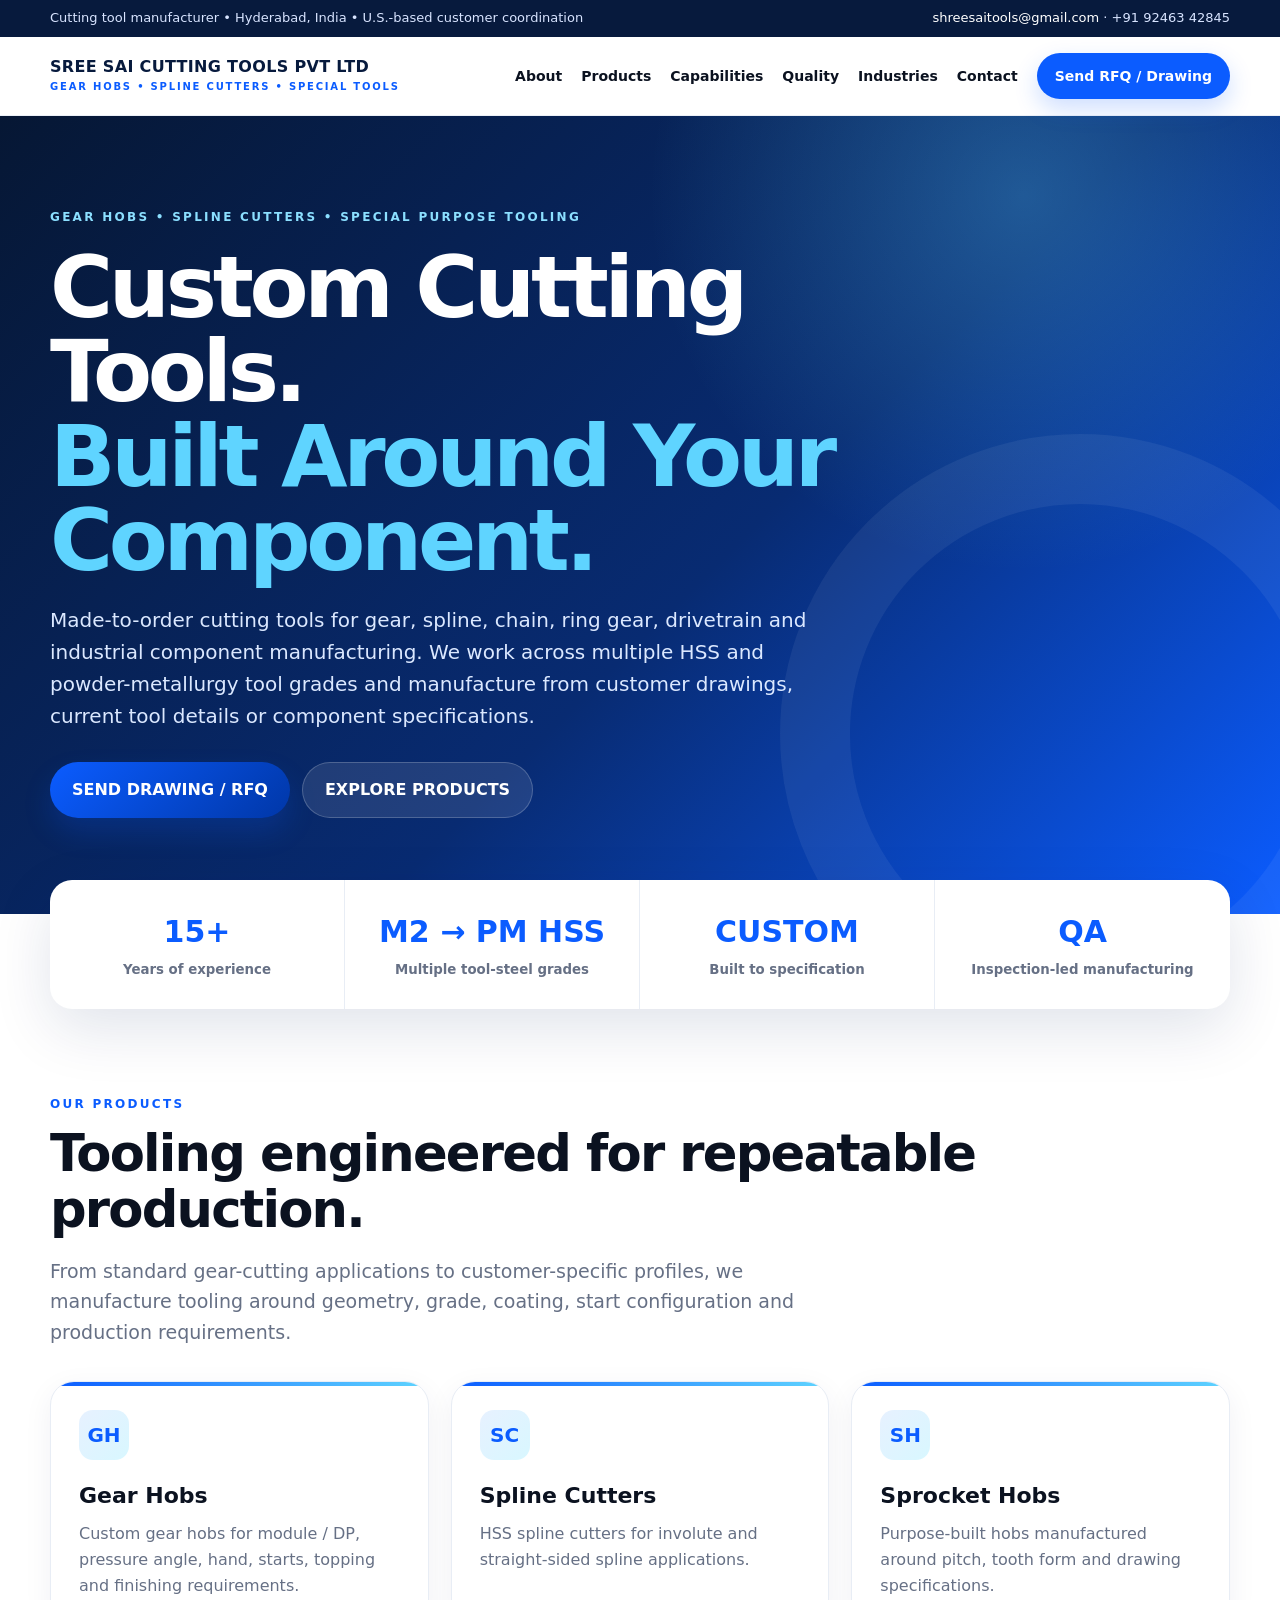
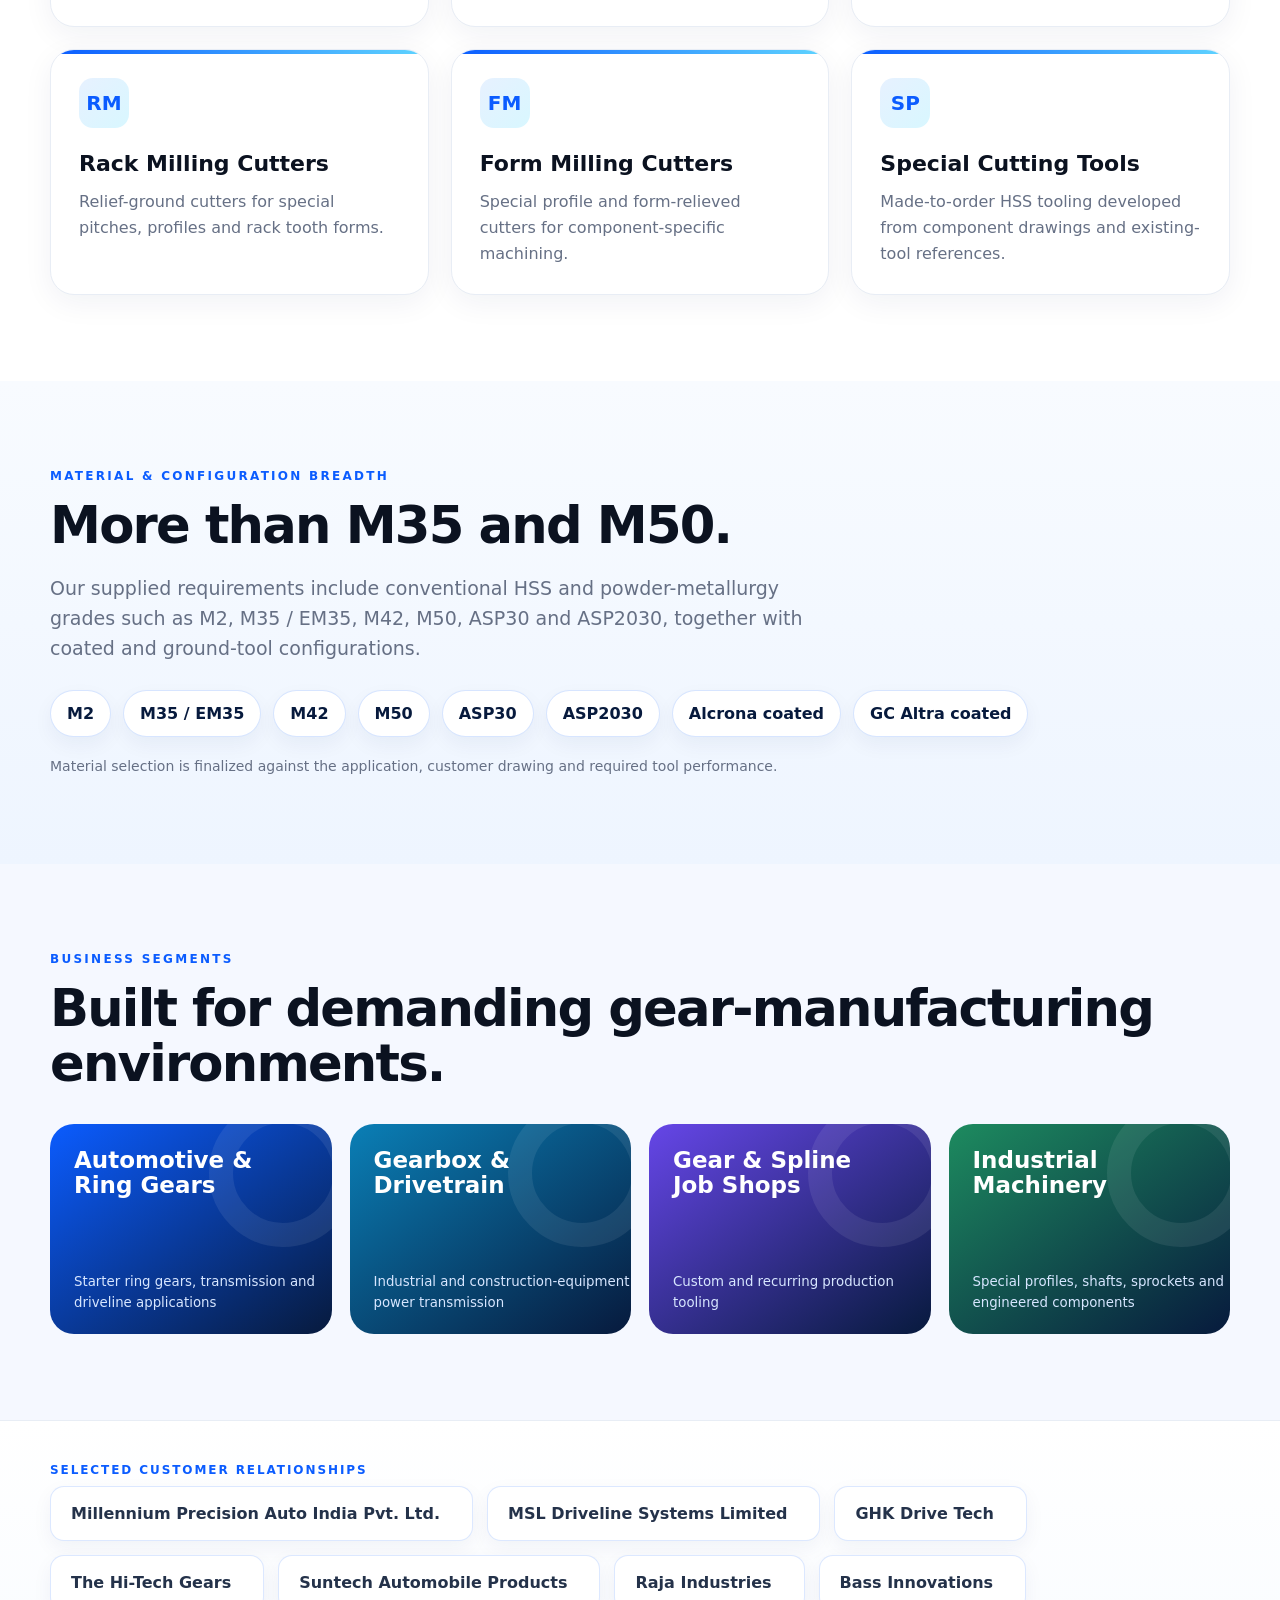
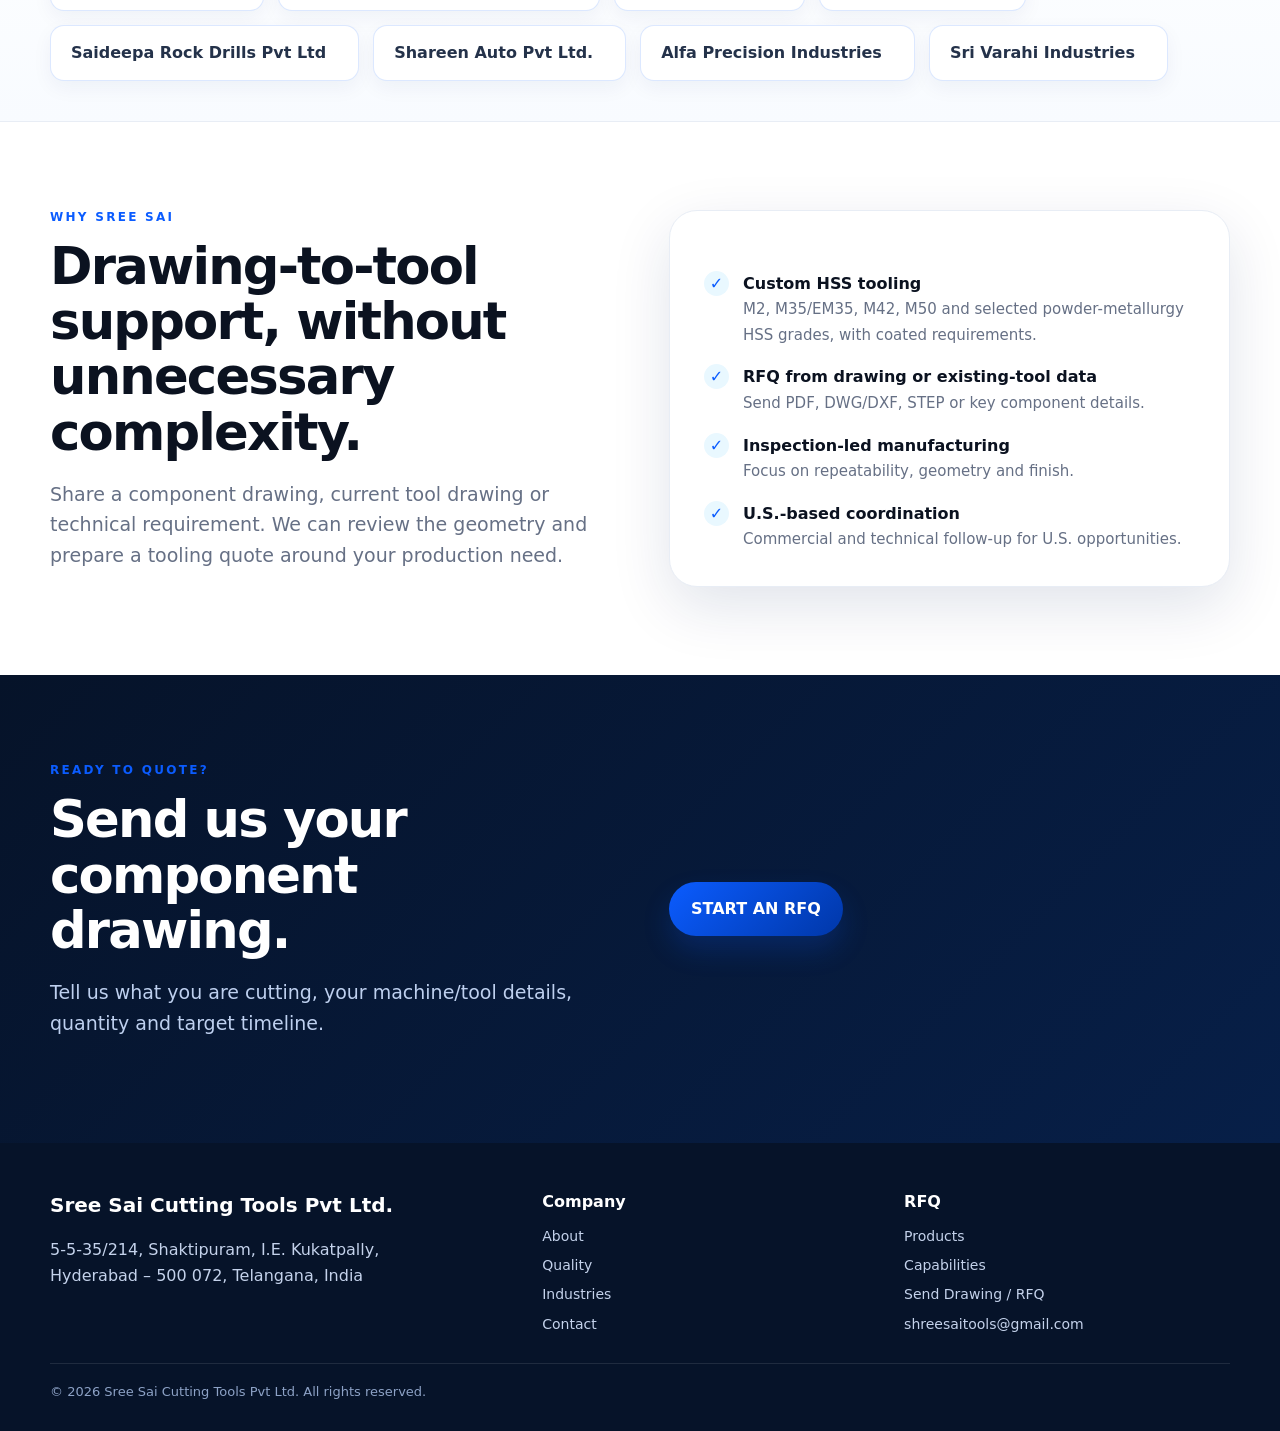
<file: index.html>
<!doctype html>
<html lang="en">

<head>
    <meta charset="utf-8">
    <meta name="viewport" content="width=device-width,initial-scale=1">
    <title>Sree Sai Cutting Tools Pvt Ltd | Gear Hobs, Spline Cutters & Special Tools</title>
    <meta name="description"
        content="Custom gear hobs, spline cutters, sprocket hobs, rack milling cutters and special cutting tools manufactured in HSS and powder-metallurgy grades to customer drawings and specifications.">
    <link rel="stylesheet" href="styles.css?v=8">
</head>

<body>
    <div class="topbar">
        <div class="wrap"><span>Cutting tool manufacturer • Hyderabad, India • U.S.-based customer
                coordination</span><span><a href="mailto:shreesaitools@gmail.com">shreesaitools@gmail.com</a> · +91
                92463 42845</span></div>
    </div>
    <header>
        <div class="wrap nav"><a class="brand" href="index.html">SREE SAI CUTTING TOOLS PVT LTD<small>GEAR HOBS • SPLINE
                    CUTTERS • SPECIAL TOOLS</small></a><button class="menuBtn" aria-label="Menu">☰</button>
            <nav><a href="about.html">About</a><a href="products.html">Products</a><a
                    href="capabilities.html">Capabilities</a><a href="quality.html">Quality</a><a
                    href="industries.html">Industries</a><a href="contact.html">Contact</a><a class="cta"
                    href="quote.html">Send RFQ / Drawing</a></nav>
        </div>
    </header>
    <section class="hero">
        <div class="wrap">
            <div class="eyebrow">GEAR HOBS • SPLINE CUTTERS • SPECIAL PURPOSE TOOLING</div>
            <h1>Custom Cutting Tools.<br><span>Built Around Your Component.</span></h1>
            <p>Made-to-order cutting tools for gear, spline, chain, ring gear, drivetrain and industrial component
                manufacturing. We work across multiple HSS and powder-metallurgy tool grades and manufacture from
                customer drawings, current tool details or component specifications.</p>
            <div class="heroActions"><a class="btn" href="quote.html">SEND DRAWING / RFQ</a><a class="btn secondary"
                    href="products.html">EXPLORE PRODUCTS</a></div>
        </div>
    </section>
    <section class="stats">
        <div class="wrap">
            <div class="stat"><b>15+</b><small>Years of experience</small></div>
            <div class="stat"><b>M2 → PM HSS</b><small>Multiple tool-steel grades</small></div>
            <div class="stat"><b>CUSTOM</b><small>Built to specification</small></div>
            <div class="stat"><b>QA</b><small>Inspection-led manufacturing</small></div>
        </div>
    </section>
    <section class="section">
        <div class="wrap">
            <div class="eyebrow">OUR PRODUCTS</div>
            <h2>Tooling engineered for repeatable production.</h2>
            <p class="lead">From standard gear-cutting applications to customer-specific profiles, we manufacture
                tooling around geometry, grade, coating, start configuration and production requirements.</p>
            <div class="grid reveal">
                <article class="card">
                    <div class="icon">GH</div>
                    <h3>Gear Hobs</h3>
                    <p>Custom gear hobs for module / DP, pressure angle, hand, starts, topping and finishing
                        requirements.</p>
                </article>
                <article class="card">
                    <div class="icon">SC</div>
                    <h3>Spline Cutters</h3>
                    <p>HSS spline cutters for involute and straight-sided spline applications.</p>
                </article>
                <article class="card">
                    <div class="icon">SH</div>
                    <h3>Sprocket Hobs</h3>
                    <p>Purpose-built hobs manufactured around pitch, tooth form and drawing specifications.</p>
                </article>
                <article class="card">
                    <div class="icon">RM</div>
                    <h3>Rack Milling Cutters</h3>
                    <p>Relief-ground cutters for special pitches, profiles and rack tooth forms.</p>
                </article>
                <article class="card">
                    <div class="icon">FM</div>
                    <h3>Form Milling Cutters</h3>
                    <p>Special profile and form-relieved cutters for component-specific machining.</p>
                </article>
                <article class="card">
                    <div class="icon">SP</div>
                    <h3>Special Cutting Tools</h3>
                    <p>Made-to-order HSS tooling developed from component drawings and existing-tool references.</p>
                </article>
            </div>
        </div>
    </section>
    <section class="section materialBand">
        <div class="wrap">
            <div class="eyebrow">MATERIAL & CONFIGURATION BREADTH</div>
            <h2>More than M35 and M50.</h2>
            <p class="lead">Our supplied requirements include conventional HSS and powder-metallurgy grades such as M2,
                M35 / EM35, M42, M50, ASP30 and ASP2030, together with coated and ground-tool configurations.</p>
            <div class="materialChips"><span>M2</span><span>M35 /
                    EM35</span><span>M42</span><span>M50</span><span>ASP30</span><span>ASP2030</span><span>Alcrona
                    coated</span><span>GC Altra coated</span></div>
            <p class="materialNote">Material selection is finalized against the application, customer drawing and
                required tool performance.</p>
        </div>
    </section>
    <section class="section soft">
        <div class="wrap">
            <div class="eyebrow">BUSINESS SEGMENTS</div>
            <h2>Built for demanding gear-manufacturing environments.</h2>
            <div class="segmentGrid reveal">
                <div class="segment"><b>Automotive & Ring Gears</b><small>Starter ring gears, transmission and driveline
                        applications</small></div>
                <div class="segment"><b>Gearbox & Drivetrain</b><small>Industrial and construction-equipment power
                        transmission</small></div>
                <div class="segment"><b>Gear & Spline Job Shops</b><small>Custom and recurring production
                        tooling</small></div>
                <div class="segment"><b>Industrial Machinery</b><small>Special profiles, shafts, sprockets and
                        engineered components</small></div>
            </div>
        </div>
    </section>
    <section class="customerRail">
        <div class="wrap">
            <div class="customerTitle">Selected customer relationships</div>
            <div id="customer-list" class="customers"></div>
        </div>
    </section>
    <section class="section">
        <div class="wrap two">
            <div>
                <div class="eyebrow">WHY SREE SAI</div>
                <h2>Drawing-to-tool support, without unnecessary complexity.</h2>
                <p class="lead">Share a component drawing, current tool drawing or technical requirement. We can review
                    the geometry and prepare a tooling quote around your production need.</p>
            </div>
            <div class="panel">
                <div class="featureList">
                    <div class="feature"><span class="check">✓</span>
                        <div><b>Custom HSS tooling</b><br><span class="lead" style="font-size:15px">M2, M35/EM35, M42,
                                M50 and selected powder-metallurgy HSS grades, with coated requirements.</span></div>
                    </div>
                    <div class="feature"><span class="check">✓</span>
                        <div><b>RFQ from drawing or existing-tool data</b><br><span class="lead"
                                style="font-size:15px">Send PDF, DWG/DXF, STEP or key component details.</span></div>
                    </div>
                    <div class="feature"><span class="check">✓</span>
                        <div><b>Inspection-led manufacturing</b><br><span class="lead" style="font-size:15px">Focus on
                                repeatability, geometry and finish.</span></div>
                    </div>
                    <div class="feature"><span class="check">✓</span>
                        <div><b>U.S.-based coordination</b><br><span class="lead" style="font-size:15px">Commercial and
                                technical follow-up for U.S. opportunities.</span></div>
                    </div>
                </div>
            </div>
        </div>
    </section>
    <section class="section dark">
        <div class="wrap two">
            <div>
                <div class="eyebrow">READY TO QUOTE?</div>
                <h2>Send us your component drawing.</h2>
                <p class="lead">Tell us what you are cutting, your machine/tool details, quantity and target timeline.
                </p>
            </div>
            <div><a class="btn" href="quote.html">START AN RFQ</a></div>
        </div>
    </section>
    <footer>
        <div class="wrap">
            <div class="footerGrid">
                <div>
                    <div class="footerBrand">Sree Sai Cutting Tools Pvt Ltd.</div>
                    <p>5-5-35/214, Shaktipuram, I.E. Kukatpally,<br>Hyderabad – 500 072, Telangana, India</p>
                </div>
                <div>
                    <div class="footerTitle">Company</div>
                    <div class="footerLinks"><a href="about.html">About</a><a href="quality.html">Quality</a><a
                            href="industries.html">Industries</a><a href="contact.html">Contact</a></div>
                </div>
                <div>
                    <div class="footerTitle">RFQ</div>
                    <div class="footerLinks"><a href="products.html">Products</a><a
                            href="capabilities.html">Capabilities</a><a href="quote.html">Send Drawing / RFQ</a><a
                            href="mailto:shreesaitools@gmail.com">shreesaitools@gmail.com</a></div>
                </div>
            </div>
            <div class="copy">© 2026 Sree Sai Cutting Tools Pvt Ltd. All rights reserved.</div>
        </div>
    </footer>
    <script src="site-data.js?v=8"></script>
    <script src="app.js?v=8"></script>
</body>

</html>
</file>
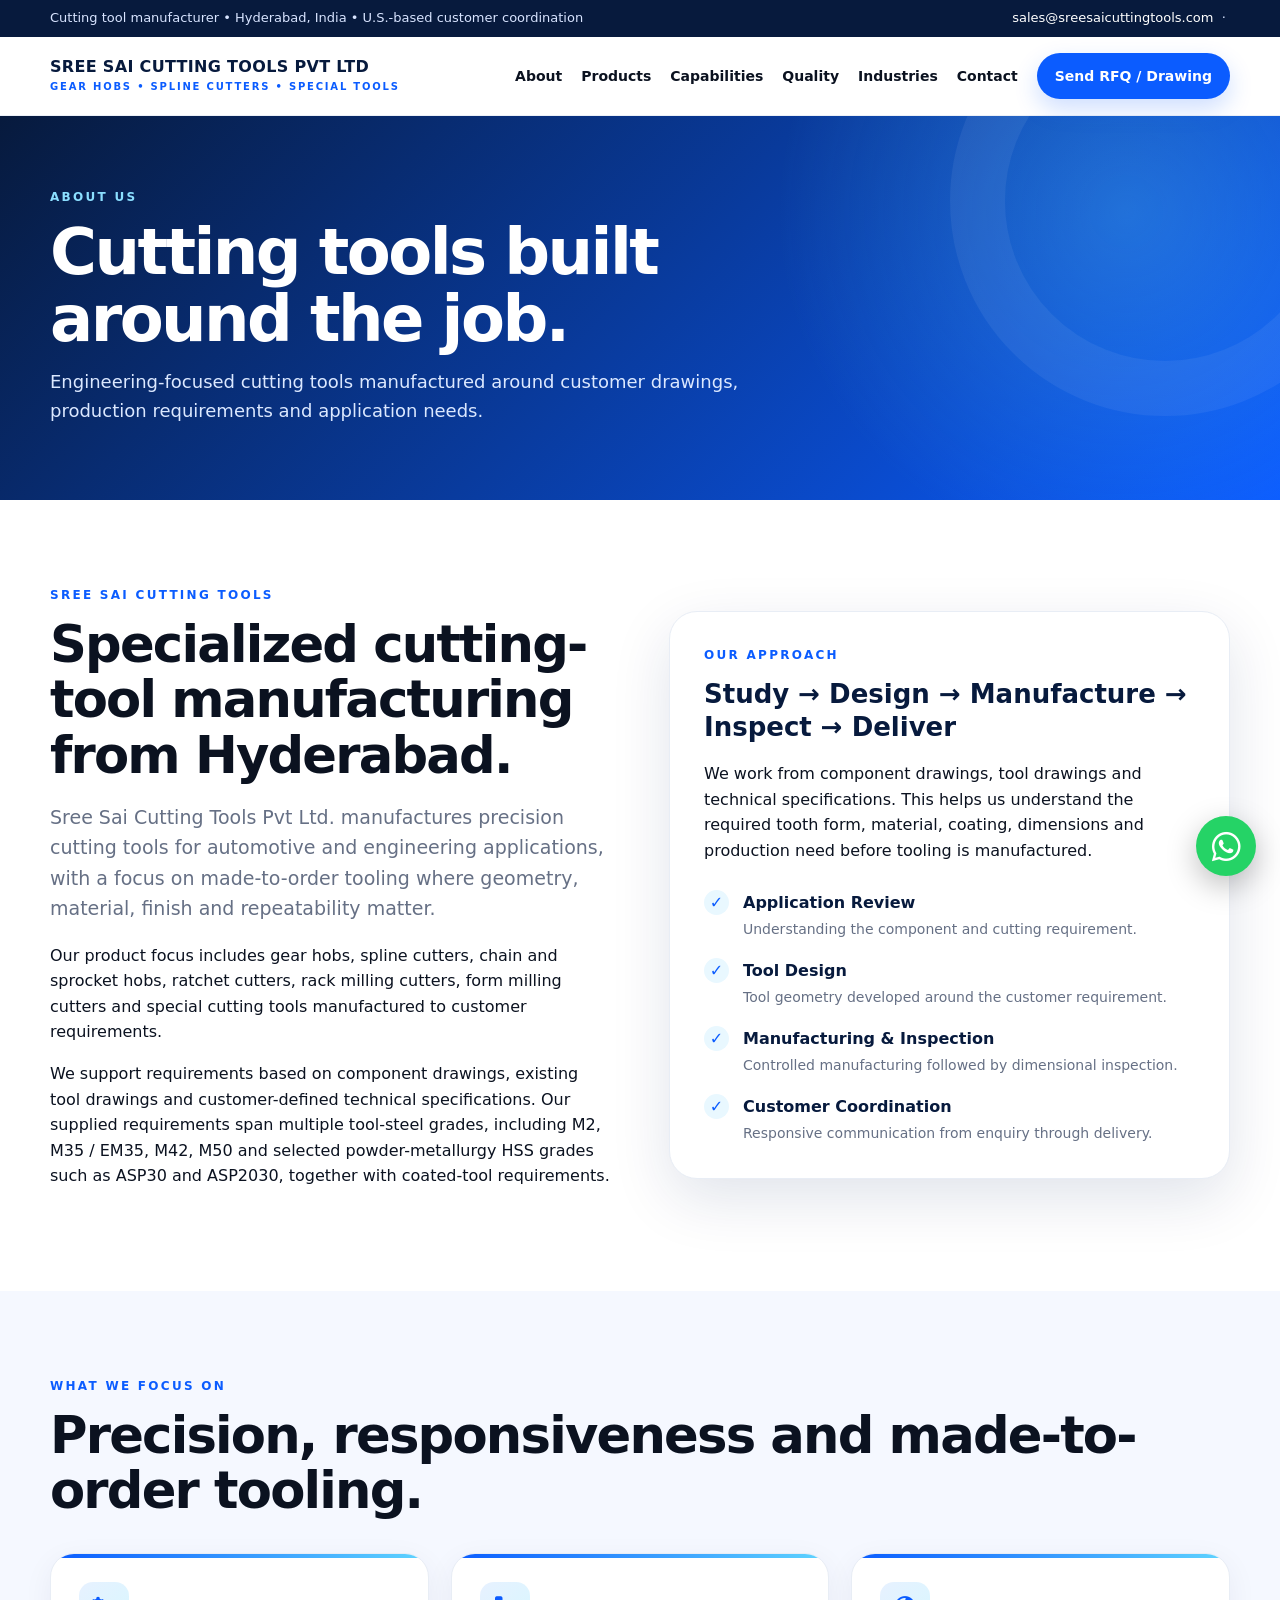
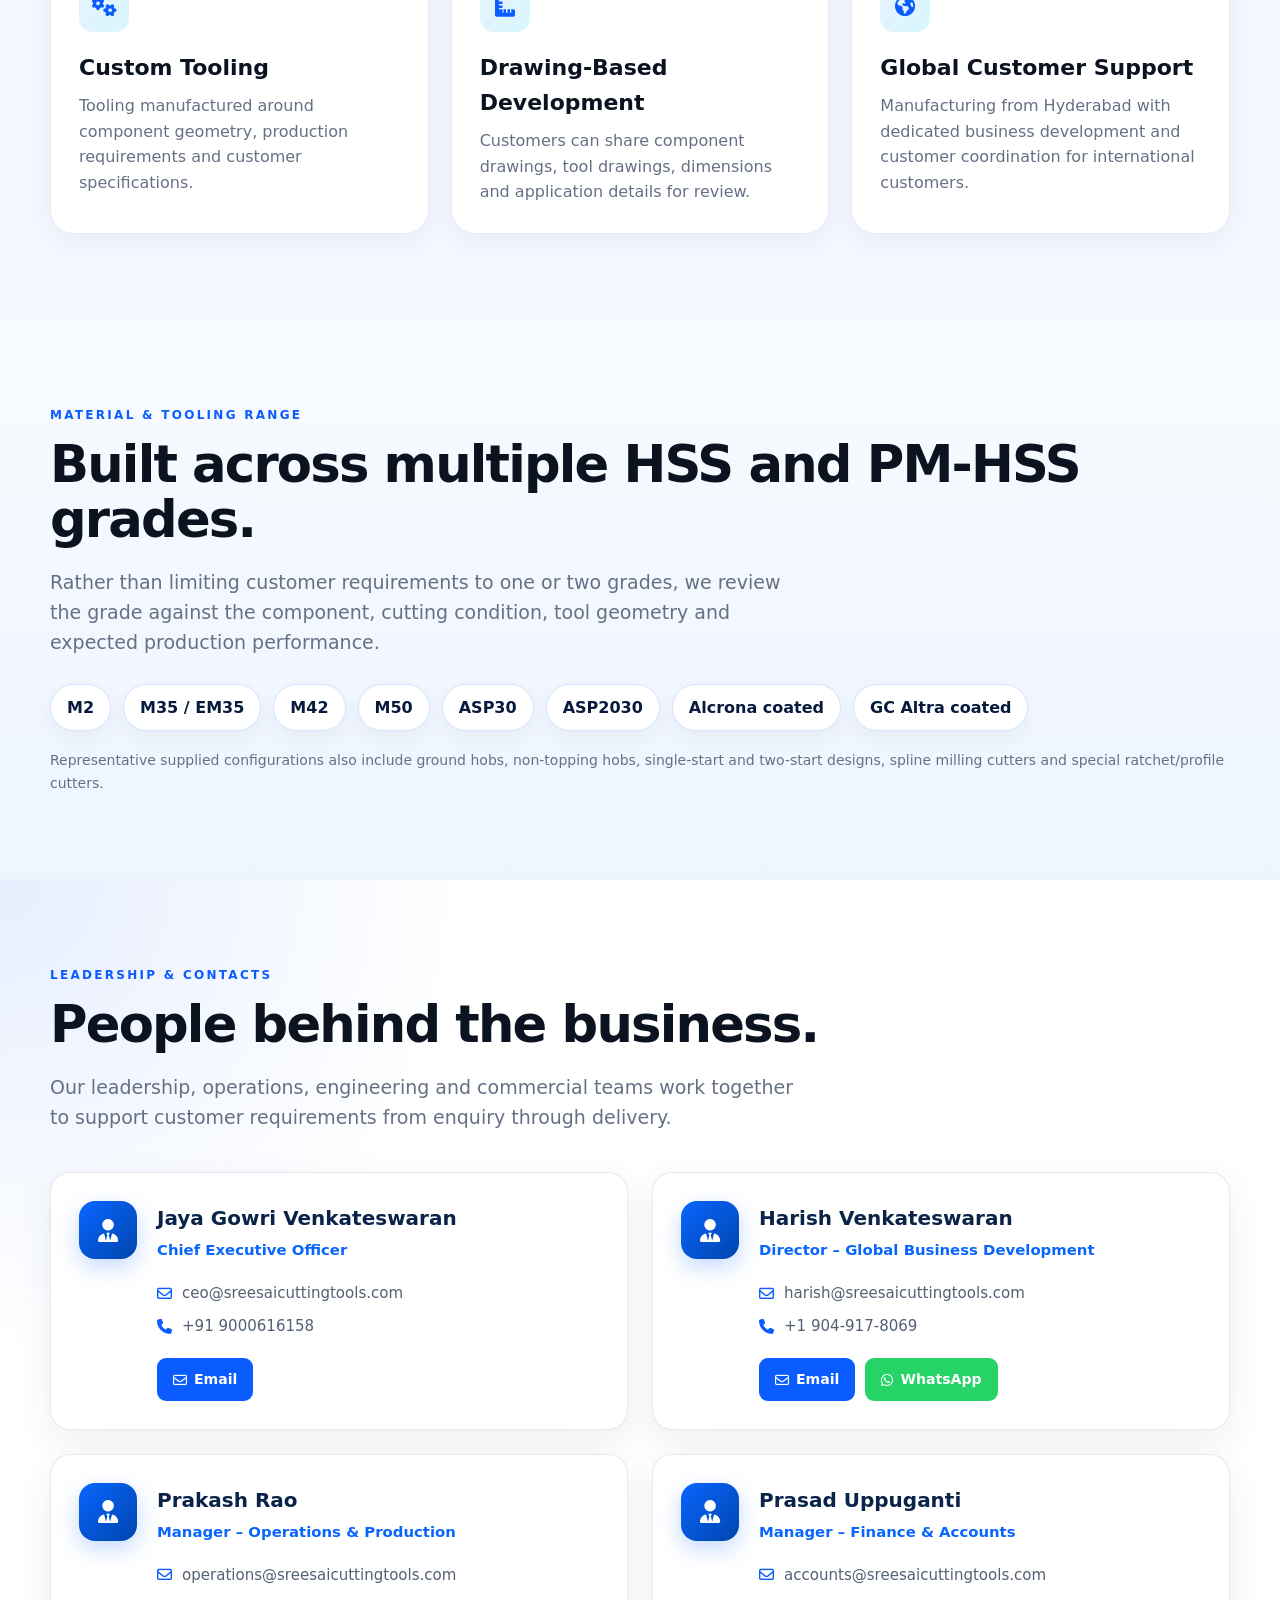
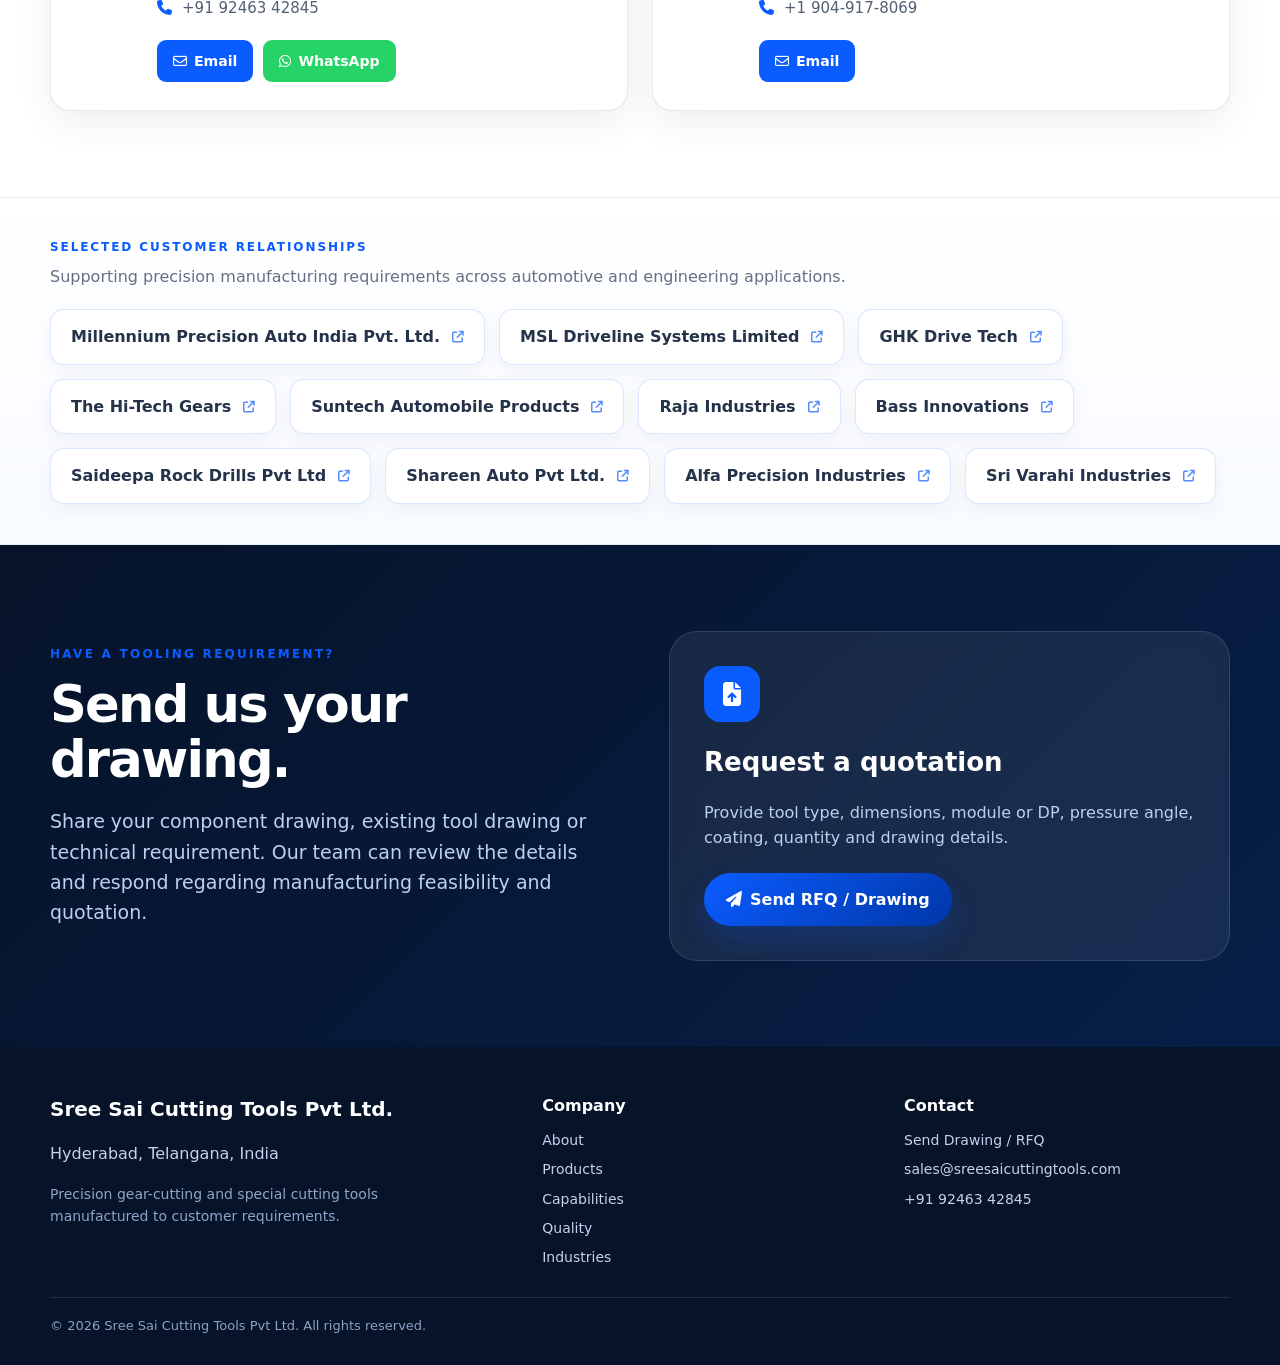
<file: about.html>
<!doctype html>
<html lang="en">

<head>
    <meta charset="utf-8">

    <meta
        name="viewport"
        content="width=device-width, initial-scale=1"
    >

    <title>About | Sree Sai Cutting Tools Pvt Ltd</title>

    <meta
        name="description"
        content="Learn about Sree Sai Cutting Tools Pvt Ltd., our precision cutting-tool manufacturing capabilities, leadership team, engineering approach and customer support."
    >

    <link rel="stylesheet" href="styles.css?v=8">

    <!-- Font Awesome Icons -->
    <link
        rel="stylesheet"
        href="https://cdnjs.cloudflare.com/ajax/libs/font-awesome/6.7.2/css/all.min.css"
    >
</head>

<body>

    <!-- =====================================================
         TOP BAR
         ===================================================== -->

    <div class="topbar">
        <div class="wrap">

            <span>
                Cutting tool manufacturer • Hyderabad, India •
                U.S.-based customer coordination
            </span>

            <span>
                <a
                    href="mailto:shreesaitools@gmail.com?subject=Website%20Enquiry%20-%20Sree%20Sai%20Cutting%20Tools"
                >
                    sales@sreesaicuttingtools.com
                </a>

                &nbsp;·&nbsp;
            </span>

        </div>
    </div>


    <!-- =====================================================
         HEADER
         ===================================================== -->

    <header>

        <div class="wrap nav">

            <a class="brand" href="index.html">

                SREE SAI CUTTING TOOLS PVT LTD

                <small>
                    GEAR HOBS • SPLINE CUTTERS • SPECIAL TOOLS
                </small>

            </a>

            <button
                class="menuBtn"
                type="button"
                aria-label="Open navigation menu"
            >
                ☰
            </button>


            <nav>

                <a href="about.html">
                    About
                </a>

                <a href="products.html">
                    Products
                </a>

                <a href="capabilities.html">
                    Capabilities
                </a>

                <a href="quality.html">
                    Quality
                </a>

                <a href="industries.html">
                    Industries
                </a>

                <a href="contact.html">
                    Contact
                </a>

                <a
                    class="cta"
                    href="quote.html"
                >
                    Send RFQ / Drawing
                </a>

            </nav>

        </div>

    </header>


    <!-- =====================================================
         PAGE HERO
         ===================================================== -->

    <section class="pagehero">

        <div class="wrap">

            <div class="eyebrow">
                ABOUT US
            </div>

            <h1>
                Cutting tools built around the job.
            </h1>

            <p class="pageheroLead">
                Engineering-focused cutting tools manufactured around
                customer drawings, production requirements and application needs.
            </p>

        </div>

    </section>


    <!-- =====================================================
         ABOUT COMPANY
         ===================================================== -->

    <section class="section">

        <div class="wrap two">

            <div class="reveal">

                <div class="eyebrow">
                    SREE SAI CUTTING TOOLS
                </div>

                <h2>
                    Specialized cutting-tool manufacturing from Hyderabad.
                </h2>

                <p class="lead">
                    Sree Sai Cutting Tools Pvt Ltd. manufactures precision
                    cutting tools for automotive and engineering applications,
                    with a focus on made-to-order tooling where geometry,
                    material, finish and repeatability matter.
                </p>

                <p>
                    Our product focus includes gear hobs, spline cutters, chain and sprocket hobs, ratchet cutters, rack milling cutters, form milling cutters and special cutting tools manufactured to customer requirements.
                </p>

                <p>
                    We support requirements based on component drawings, existing tool drawings and customer-defined technical specifications. Our supplied requirements span multiple tool-steel grades, including M2, M35 / EM35, M42, M50 and selected powder-metallurgy HSS grades such as ASP30 and ASP2030, together with coated-tool requirements.
                </p>

            </div>


            <div class="panel reveal">

                <div class="eyebrow">
                    OUR APPROACH
                </div>

                <h3>
                    Study → Design → Manufacture → Inspect → Deliver
                </h3>

                <p>
                    We work from component drawings, tool drawings and technical
                    specifications. This helps us understand the required tooth
                    form, material, coating, dimensions and production need
                    before tooling is manufactured.
                </p>


                <div class="featureList">

                    <div class="feature">

                        <div class="check">
                            ✓
                        </div>

                        <div>
                            <strong>
                                Application Review
                            </strong>

                            <div>
                                Understanding the component and cutting requirement.
                            </div>
                        </div>

                    </div>


                    <div class="feature">

                        <div class="check">
                            ✓
                        </div>

                        <div>
                            <strong>
                                Tool Design
                            </strong>

                            <div>
                                Tool geometry developed around the customer requirement.
                            </div>
                        </div>

                    </div>


                    <div class="feature">

                        <div class="check">
                            ✓
                        </div>

                        <div>
                            <strong>
                                Manufacturing & Inspection
                            </strong>

                            <div>
                                Controlled manufacturing followed by dimensional inspection.
                            </div>
                        </div>

                    </div>


                    <div class="feature">

                        <div class="check">
                            ✓
                        </div>

                        <div>
                            <strong>
                                Customer Coordination
                            </strong>

                            <div>
                                Responsive communication from enquiry through delivery.
                            </div>
                        </div>

                    </div>

                </div>

            </div>

        </div>

    </section>


    <!-- =====================================================
         BUSINESS HIGHLIGHTS
         ===================================================== -->

    <section class="section soft">

        <div class="wrap">

            <div class="eyebrow">
                WHAT WE FOCUS ON
            </div>

            <h2>
                Precision, responsiveness and made-to-order tooling.
            </h2>

            <div class="grid">

                <article class="card">

                    <div class="icon">
                        <i class="fa-solid fa-gears"></i>
                    </div>

                    <h3>
                        Custom Tooling
                    </h3>

                    <p>
                        Tooling manufactured around component geometry,
                        production requirements and customer specifications.
                    </p>

                </article>


                <article class="card">

                    <div class="icon">
                        <i class="fa-solid fa-ruler-combined"></i>
                    </div>

                    <h3>
                        Drawing-Based Development
                    </h3>

                    <p>
                        Customers can share component drawings, tool drawings,
                        dimensions and application details for review.
                    </p>

                </article>


                <article class="card">

                    <div class="icon">
                        <i class="fa-solid fa-earth-americas"></i>
                    </div>

                    <h3>
                        Global Customer Support
                    </h3>

                    <p>
                        Manufacturing from Hyderabad with dedicated business
                        development and customer coordination for international
                        customers.
                    </p>

                </article>

            </div>

        </div>

    </section>


    <section class="section materialBand">
        <div class="wrap">
            <div class="eyebrow">MATERIAL & TOOLING RANGE</div>
            <h2>Built across multiple HSS and PM-HSS grades.</h2>
            <p class="lead">Rather than limiting customer requirements to one or two grades, we review the grade against the component, cutting condition, tool geometry and expected production performance.</p>
            <div class="materialChips"><span>M2</span><span>M35 / EM35</span><span>M42</span><span>M50</span><span>ASP30</span><span>ASP2030</span><span>Alcrona coated</span><span>GC Altra coated</span></div>
            <p class="materialNote">Representative supplied configurations also include ground hobs, non-topping hobs, single-start and two-start designs, spline milling cutters and special ratchet/profile cutters.</p>
        </div>
    </section>

    <!-- =====================================================
         LEADERSHIP
         ===================================================== -->

    <section class="section leadership-section">

        <div class="wrap">

            <div class="section-heading">

                <div class="eyebrow">
                    LEADERSHIP & CONTACTS
                </div>

                <h2>
                    People behind the business.
                </h2>

                <p class="lead">
                    Our leadership, operations, engineering and commercial teams
                    work together to support customer requirements from enquiry
                    through delivery.
                </p>

            </div>


            <!-- Populated automatically from site-data.js -->
            <div
                id="team-list"
                class="team"
            ></div>

        </div>

    </section>


    <!-- =====================================================
         CUSTOMERS
         ===================================================== -->

    <section class="customerRail">

        <div class="wrap">

            <div class="customerTitle">
                Selected Customer Relationships
            </div>

            <p class="customerIntro">
                Supporting precision manufacturing requirements across
                automotive and engineering applications.
            </p>

            <!-- Populated automatically from site-data.js -->
            <div
                id="customer-list"
                class="customers"
            ></div>

        </div>

    </section>


    <!-- =====================================================
         CTA
         ===================================================== -->

    <section class="section dark">

        <div class="wrap two">

            <div>

                <div class="eyebrow">
                    HAVE A TOOLING REQUIREMENT?
                </div>

                <h2>
                    Send us your drawing.
                </h2>

                <p class="lead">
                    Share your component drawing, existing tool drawing or
                    technical requirement. Our team can review the details and
                    respond regarding manufacturing feasibility and quotation.
                </p>

            </div>


            <div class="ctaPanel">

                <div class="ctaPanelIcon">
                    <i class="fa-solid fa-file-arrow-up"></i>
                </div>

                <h3>
                    Request a quotation
                </h3>

                <p>
                    Provide tool type, dimensions, module or DP, pressure angle,
                    coating, quantity and drawing details.
                </p>

                <a
                    class="btn"
                    href="quote.html"
                >
                    <i class="fa-solid fa-paper-plane"></i>
                    Send RFQ / Drawing
                </a>

            </div>

        </div>

    </section>


    <!-- =====================================================
         FOOTER
         ===================================================== -->

    <footer>

        <div class="wrap">

            <div class="footerGrid">

                <div>

                    <div class="footerBrand">
                        Sree Sai Cutting Tools Pvt Ltd.
                    </div>

                    <p>
                        Hyderabad, Telangana, India
                    </p>

                    <p class="footerDescription">
                        Precision gear-cutting and special cutting tools
                        manufactured to customer requirements.
                    </p>

                </div>


                <div>

                    <div class="footerTitle">
                        Company
                    </div>

                    <div class="footerLinks">

                        <a href="about.html">
                            About
                        </a>

                        <a href="products.html">
                            Products
                        </a>

                        <a href="capabilities.html">
                            Capabilities
                        </a>

                        <a href="quality.html">
                            Quality
                        </a>

                        <a href="industries.html">
                            Industries
                        </a>

                    </div>

                </div>


                <div>

                    <div class="footerTitle">
                        Contact
                    </div>

                    <div class="footerLinks">

                        <a href="quote.html">
                            Send Drawing / RFQ
                        </a>

                        <a
                            href="mailto:shreesaitools@gmail.com?subject=Website%20Enquiry%20-%20Sree%20Sai%20Cutting%20Tools"
                        >
                            sales@sreesaicuttingtools.com
                        </a>

                        <a href="tel:+919246342845">
                            +91 92463 42845
                        </a>

                    </div>

                </div>

            </div>


            <div class="copy">
                © 2026 Sree Sai Cutting Tools Pvt Ltd. All rights reserved.
            </div>

        </div>

    </footer>


    <!-- =====================================================
         FLOATING WHATSAPP
         ===================================================== -->

    <a
        class="whatsapp-float"
        href="https://wa.me/919246342845?text=Hello%20Sree%20Sai%20Cutting%20Tools,%20I%20would%20like%20to%20discuss%20a%20tooling%20requirement."
        target="_blank"
        rel="noopener noreferrer"
        aria-label="Chat with Sree Sai Cutting Tools on WhatsApp"
    >
        <i class="fa-brands fa-whatsapp"></i>
    </a>


    <!-- =====================================================
         JAVASCRIPT
         ===================================================== -->

    <script src="site-data.js?v=8"></script>
    <script src="app.js?v=8"></script>

</body>

</html>
</file>
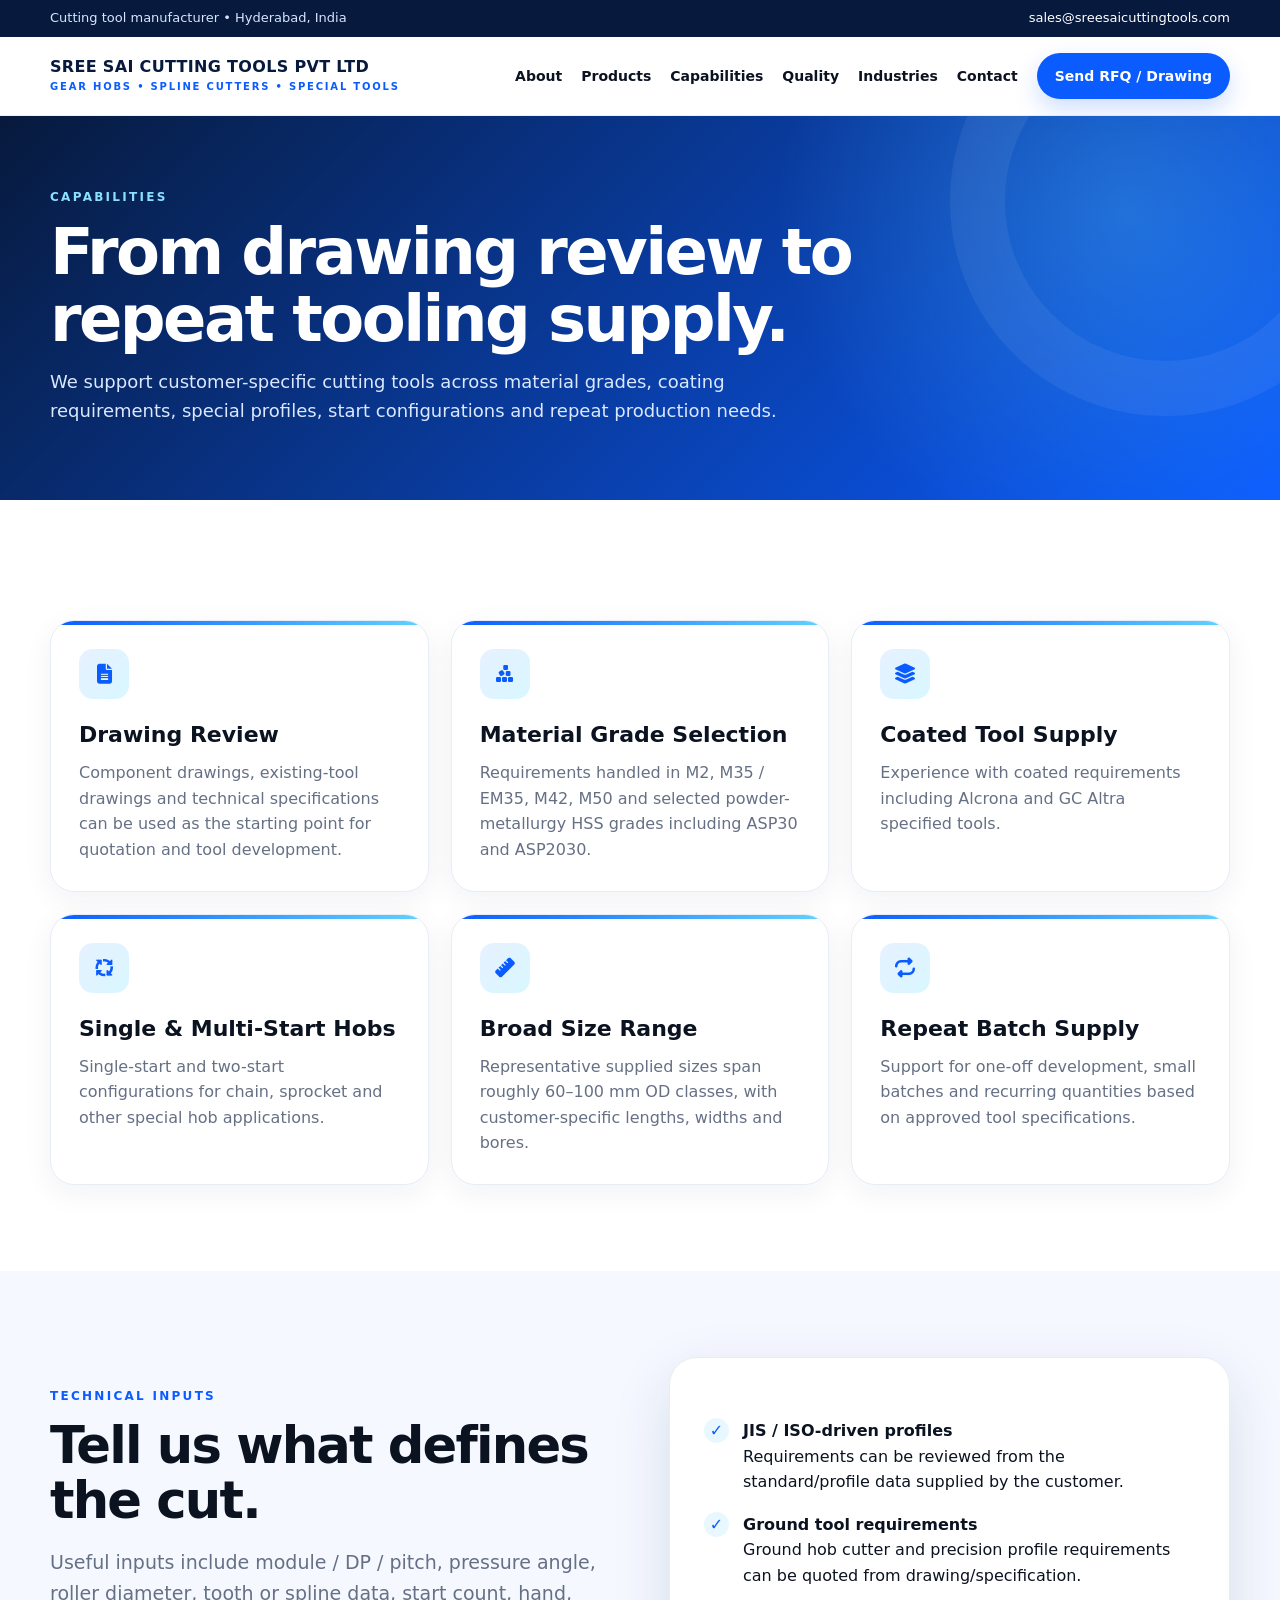
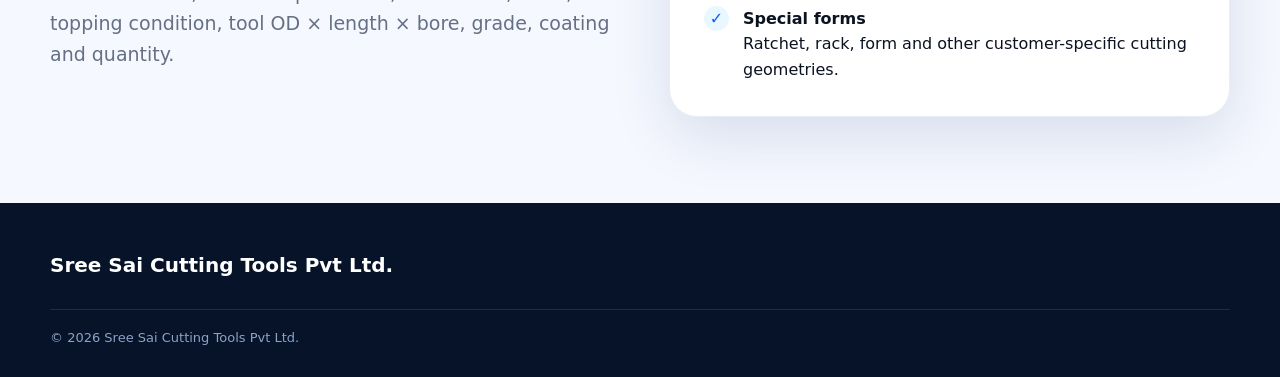
<file: capabilities.html>
<!doctype html>
<html lang="en">

<head>
    <meta charset="utf-8">
    <meta name="viewport" content="width=device-width,initial-scale=1">
    <title>Capabilities | Sree Sai Cutting Tools Pvt Ltd</title>
    <meta name="description"
        content="Drawing-based cutting-tool manufacturing capabilities, HSS and PM-HSS grade range, coated tools, single and multi-start hobs, inspection and repeat production support.">
    <link rel="stylesheet" href="styles.css?v=8">
    <link rel="stylesheet" href="https://cdnjs.cloudflare.com/ajax/libs/font-awesome/6.7.2/css/all.min.css">
</head>

<body>
    <div class="topbar">
        <div class="wrap"><span>Cutting tool manufacturer • Hyderabad, India</span><span><a
                    href="mailto:shreesaitools@gmail.com">sales@sreesaicuttingtools.com</a></span></div>
    </div>
    <header>
        <div class="wrap nav"><a class="brand" href="index.html">SREE SAI CUTTING TOOLS PVT LTD<small>GEAR HOBS • SPLINE
                    CUTTERS • SPECIAL TOOLS</small></a><button class="menuBtn">☰</button>
            <nav><a href="about.html">About</a><a href="products.html">Products</a><a
                    href="capabilities.html">Capabilities</a><a href="quality.html">Quality</a><a
                    href="industries.html">Industries</a><a href="contact.html">Contact</a><a class="cta"
                    href="quote.html">Send RFQ / Drawing</a></nav>
        </div>
    </header>
    <section class="pagehero">
        <div class="wrap">
            <div class="eyebrow">CAPABILITIES</div>
            <h1>From drawing review to repeat tooling supply.</h1>
            <p class="pageheroLead">We support customer-specific cutting tools across material grades, coating
                requirements, special profiles, start configurations and repeat production needs.</p>
        </div>
    </section>
    <section class="section">
        <div class="wrap">
            <div class="grid">
                <article class="card">
                    <div class="icon"><i class="fa-solid fa-file-lines"></i></div>
                    <h3>Drawing Review</h3>
                    <p>Component drawings, existing-tool drawings and technical specifications can be used as the
                        starting point for quotation and tool development.</p>
                </article>
                <article class="card">
                    <div class="icon"><i class="fa-solid fa-cubes-stacked"></i></div>
                    <h3>Material Grade Selection</h3>
                    <p>Requirements handled in M2, M35 / EM35, M42, M50 and selected powder-metallurgy HSS grades
                        including ASP30 and ASP2030.</p>
                </article>
                <article class="card">
                    <div class="icon"><i class="fa-solid fa-layer-group"></i></div>
                    <h3>Coated Tool Supply</h3>
                    <p>Experience with coated requirements including Alcrona and GC Altra specified tools.</p>
                </article>
                <article class="card">
                    <div class="icon"><i class="fa-solid fa-arrows-spin"></i></div>
                    <h3>Single & Multi-Start Hobs</h3>
                    <p>Single-start and two-start configurations for chain, sprocket and other special hob applications.
                    </p>
                </article>
                <article class="card">
                    <div class="icon"><i class="fa-solid fa-ruler"></i></div>
                    <h3>Broad Size Range</h3>
                    <p>Representative supplied sizes span roughly 60–100 mm OD classes, with customer-specific lengths,
                        widths and bores.</p>
                </article>
                <article class="card">
                    <div class="icon"><i class="fa-solid fa-repeat"></i></div>
                    <h3>Repeat Batch Supply</h3>
                    <p>Support for one-off development, small batches and recurring quantities based on approved tool
                        specifications.</p>
                </article>
            </div>
        </div>
    </section>
    <section class="section soft">
        <div class="wrap two">
            <div>
                <div class="eyebrow">TECHNICAL INPUTS</div>
                <h2>Tell us what defines the cut.</h2>
                <p class="lead">Useful inputs include module / DP / pitch, pressure angle, roller diameter, tooth or
                    spline data, start count, hand, topping condition, tool OD × length × bore, grade, coating and
                    quantity.</p>
            </div>
            <div class="panel">
                <div class="featureList">
                    <div class="feature"><span class="check">✓</span>
                        <div><b>JIS / ISO-driven profiles</b><br>Requirements can be reviewed from the standard/profile
                            data supplied by the customer.</div>
                    </div>
                    <div class="feature"><span class="check">✓</span>
                        <div><b>Ground tool requirements</b><br>Ground hob cutter and precision profile requirements can
                            be quoted from drawing/specification.</div>
                    </div>
                    <div class="feature"><span class="check">✓</span>
                        <div><b>Special forms</b><br>Ratchet, rack, form and other customer-specific cutting geometries.
                        </div>
                    </div>
                </div>
            </div>
        </div>
    </section>
    <footer>
        <div class="wrap">
            <div class="footerBrand">Sree Sai Cutting Tools Pvt Ltd.</div>
            <div class="copy">© 2026 Sree Sai Cutting Tools Pvt Ltd.</div>
        </div>
    </footer>
    <script src="site-data.js?v=8"></script>
    <script src="app.js?v=8"></script>
</body>

</html>
</file>
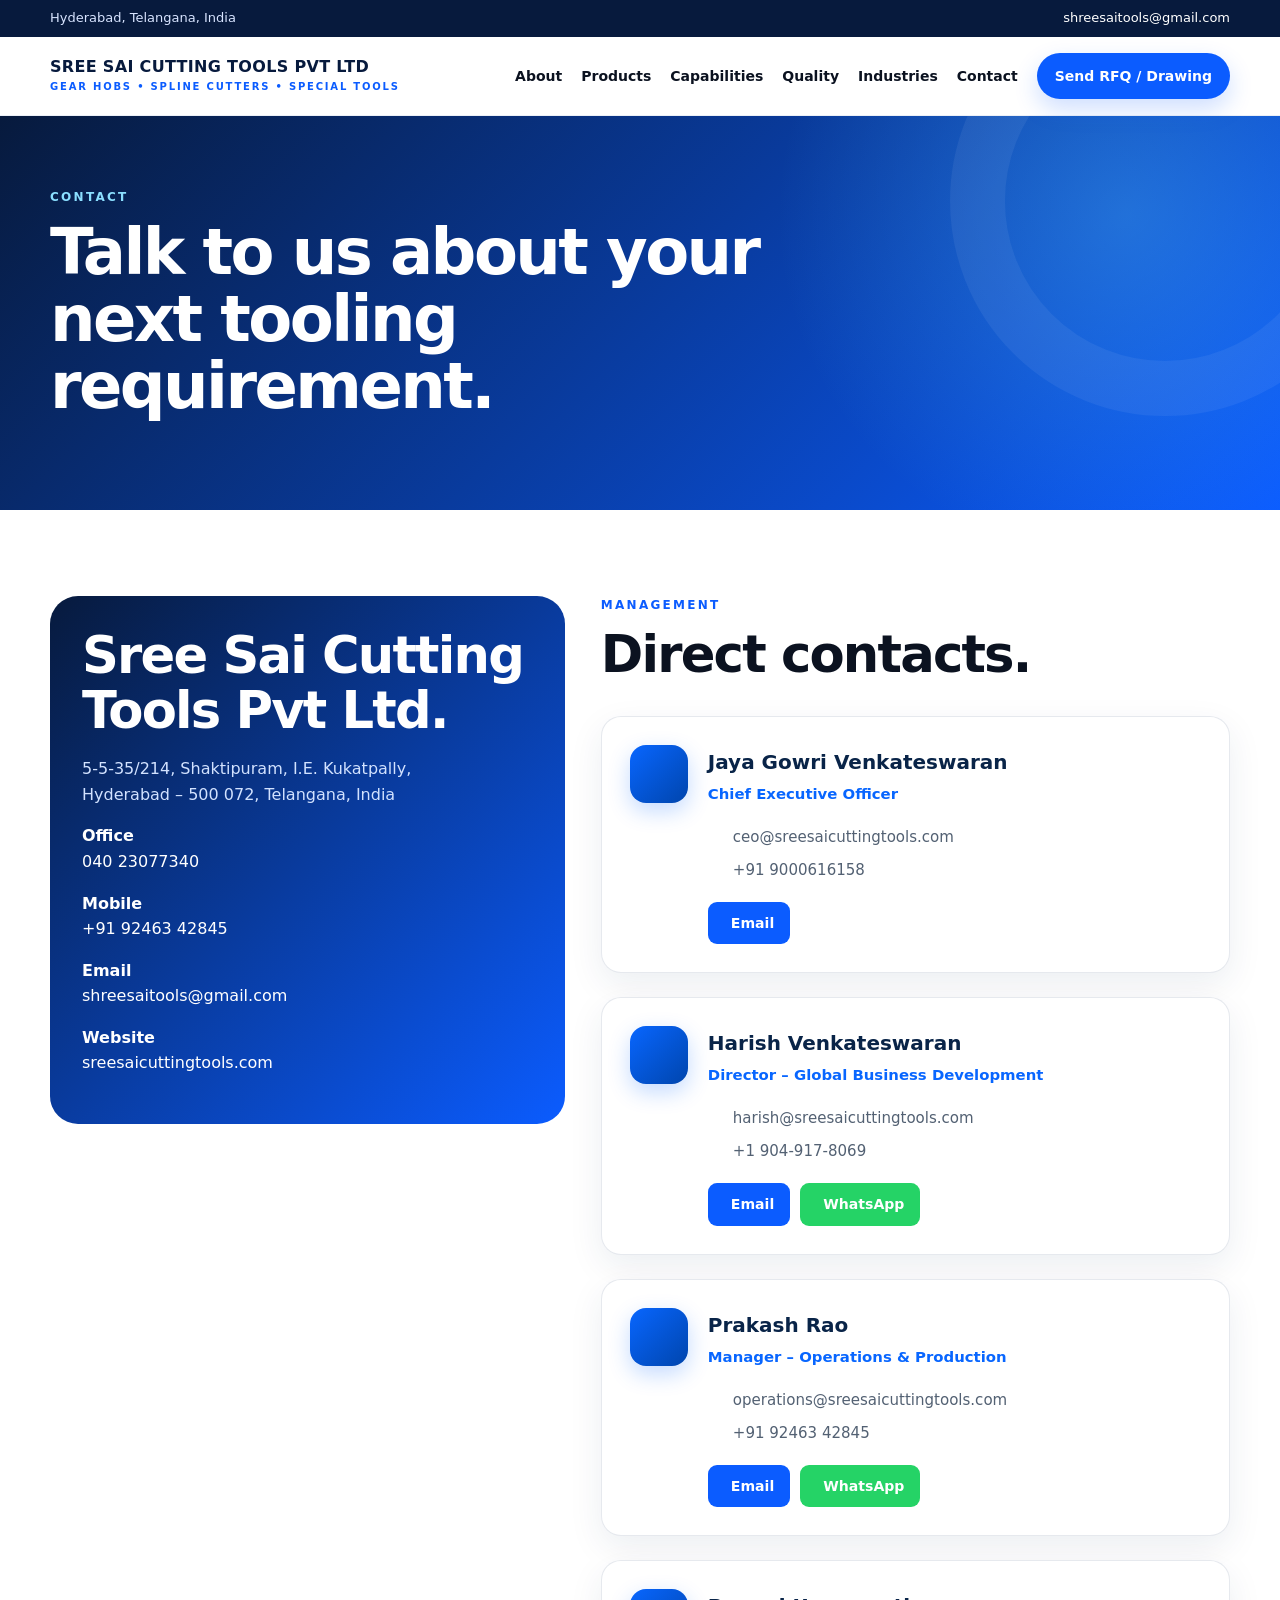
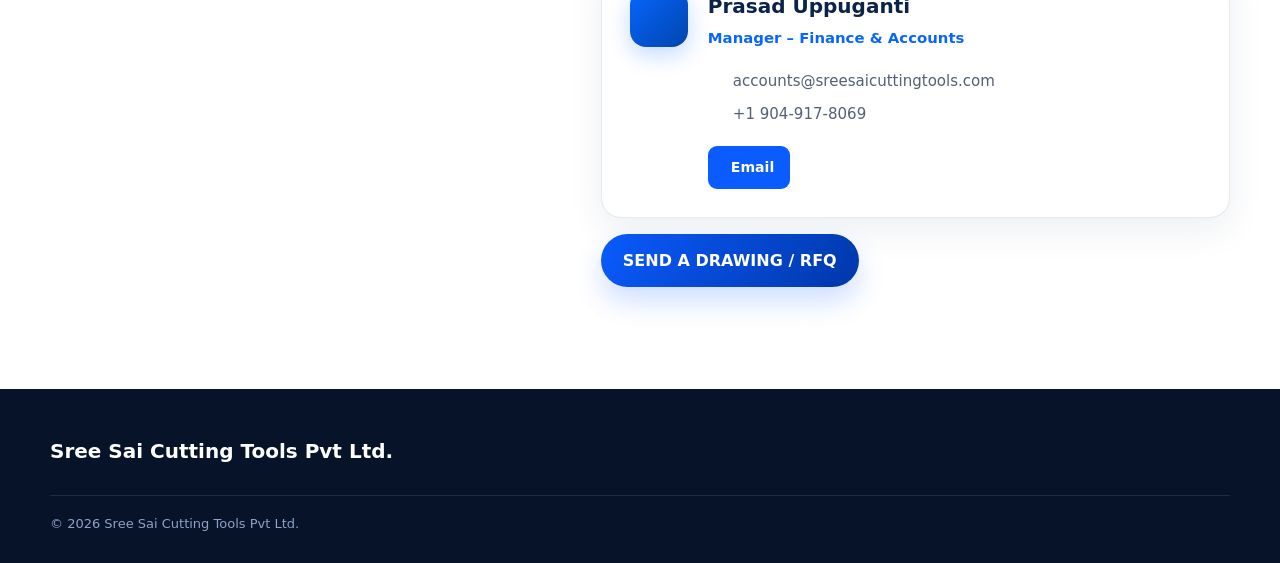
<file: contact.html>
<!doctype html>
<html lang="en">

<head>
    <meta charset="utf-8">
    <meta name="viewport" content="width=device-width,initial-scale=1">
    <title>Contact | Sree Sai Cutting Tools</title>
    <link rel="stylesheet" href="styles.css?v=8">
</head>

<body>
    <div class="topbar">
        <div class="wrap"><span>Hyderabad, Telangana, India</span><span><a
                    href="mailto:shreesaitools@gmail.com">shreesaitools@gmail.com</a></span></div>
    </div>
    <header>
        <div class="wrap nav"><a class="brand" href="index.html">SREE SAI CUTTING TOOLS PVT LTD<small>GEAR HOBS • SPLINE
                    CUTTERS • SPECIAL TOOLS</small></a><button class="menuBtn">☰</button>
            <nav><a href="about.html">About</a><a href="products.html">Products</a><a
                    href="capabilities.html">Capabilities</a><a href="quality.html">Quality</a><a
                    href="industries.html">Industries</a><a href="contact.html">Contact</a><a class="cta"
                    href="quote.html">Send RFQ / Drawing</a></nav>
        </div>
    </header>
    <section class="pagehero">
        <div class="wrap">
            <div class="eyebrow">CONTACT</div>
            <h1>Talk to us about your next tooling requirement.</h1>
        </div>
    </section>
    <section class="section">
        <div class="wrap formWrap">
            <div>
                <div class="contactbox">
                    <h2 style="margin-top:0">Sree Sai Cutting Tools Pvt Ltd.</h2>
                    <p class="muted">5-5-35/214, Shaktipuram, I.E. Kukatpally,<br>Hyderabad – 500 072, Telangana, India
                    </p>
                    <p><b>Office</b><br>040 23077340</p>
                    <p><b>Mobile</b><br>+91 92463 42845</p>
                    <p><b>Email</b><br><a href="mailto:shreesaitools@gmail.com">shreesaitools@gmail.com</a></p>
                    <p><b>Website</b><br>sreesaicuttingtools.com</p>
                </div>
            </div>
            <div>
                <div class="eyebrow">MANAGEMENT</div>
                <h2>Direct contacts.</h2>
                <div id="team-list" class="team" style="grid-template-columns:1fr"></div>
                <p><a class="btn" href="quote.html">SEND A DRAWING / RFQ</a></p>
            </div>
        </div>
    </section>
    <footer>
        <div class="wrap">
            <div class="footerBrand">Sree Sai Cutting Tools Pvt Ltd.</div>
            <div class="copy">© 2026 Sree Sai Cutting Tools Pvt Ltd.</div>
        </div>
    </footer>
    <script src="site-data.js?v=8"></script>
    <script src="app.js?v=8"></script>
</body>

</html>
</file>
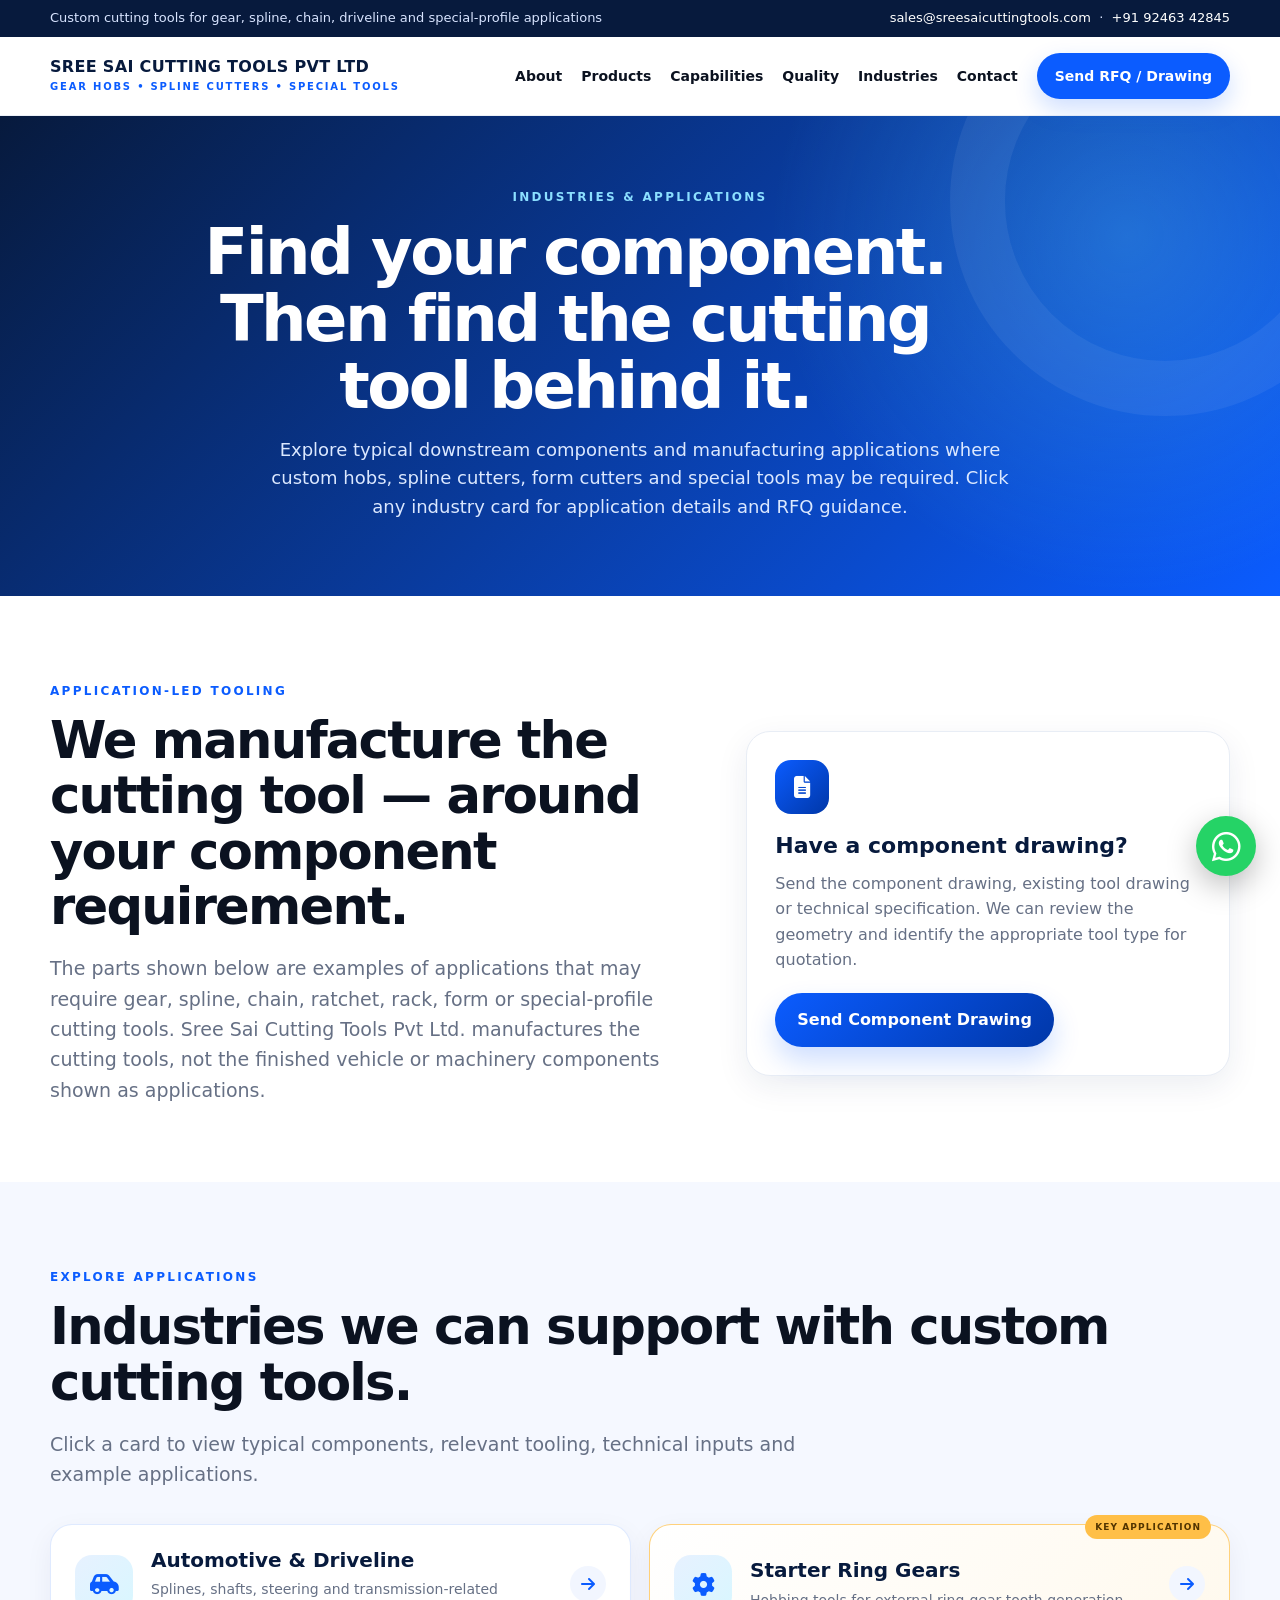
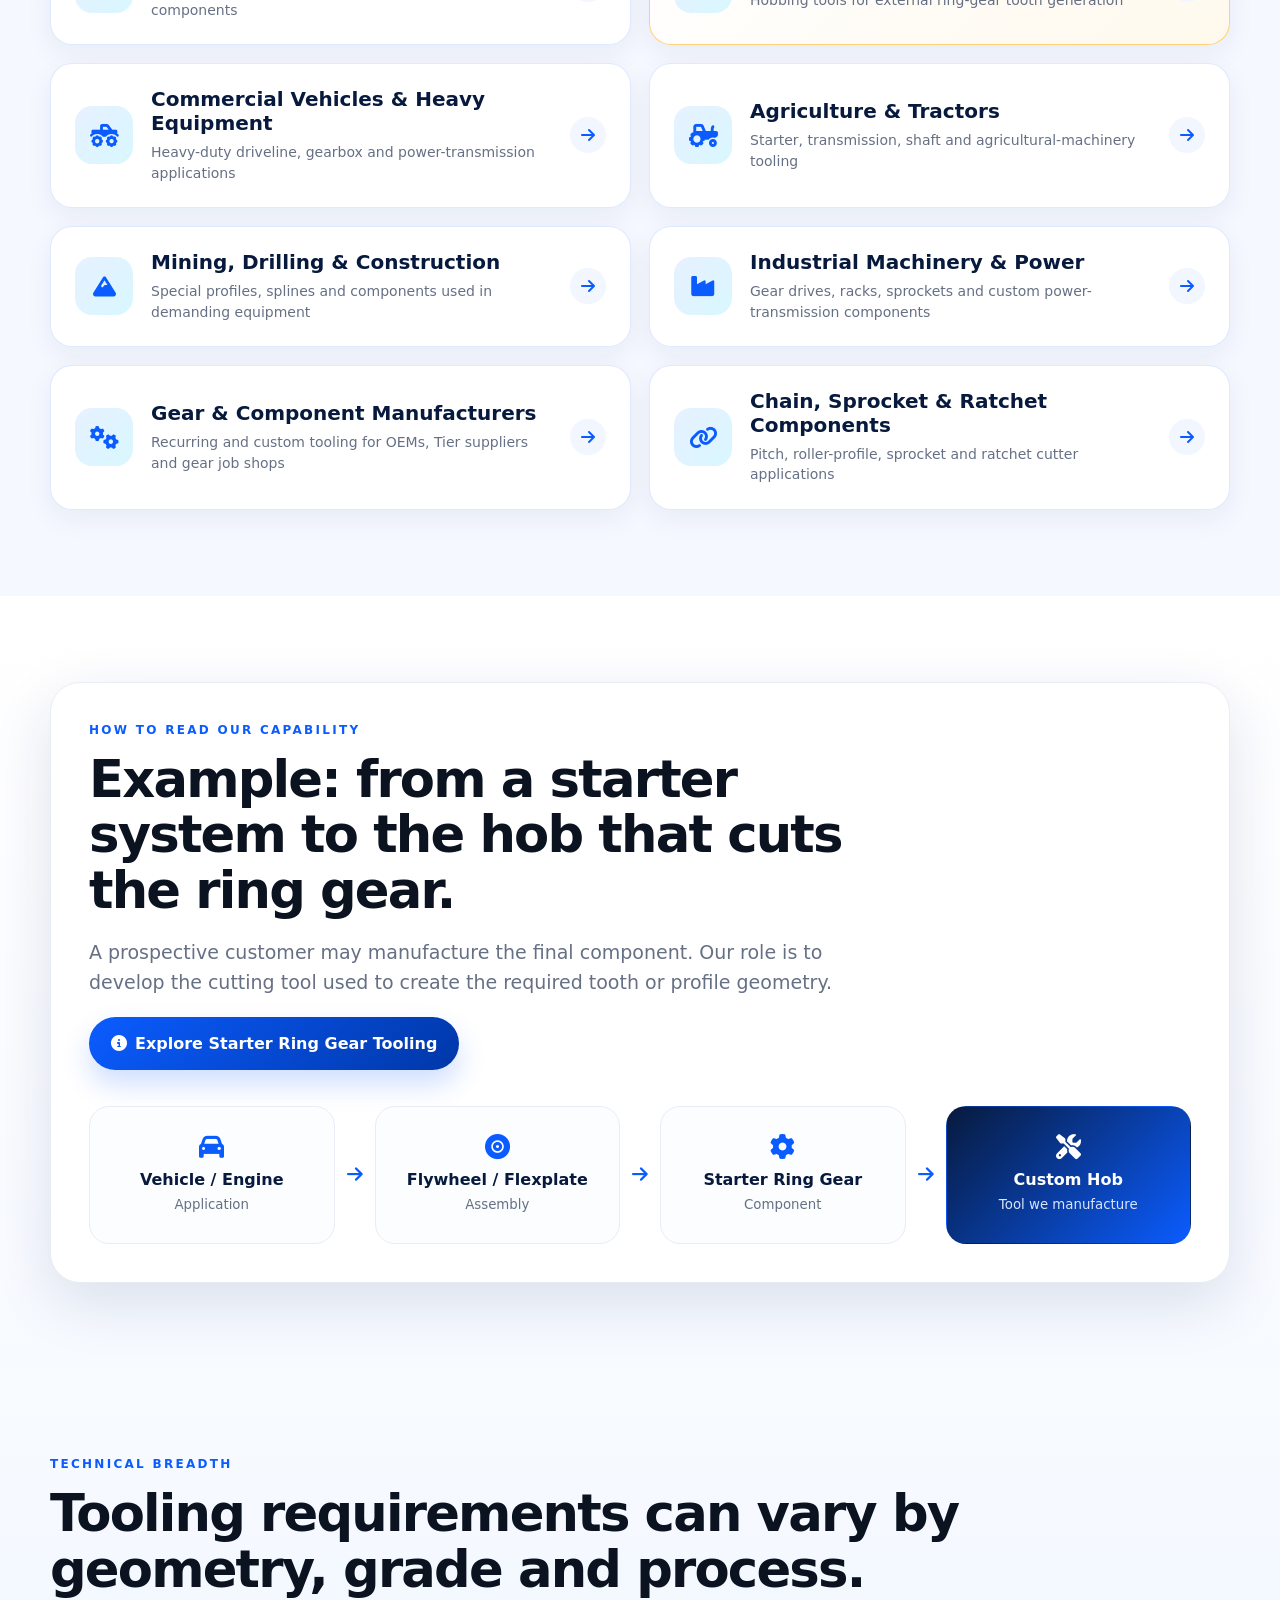
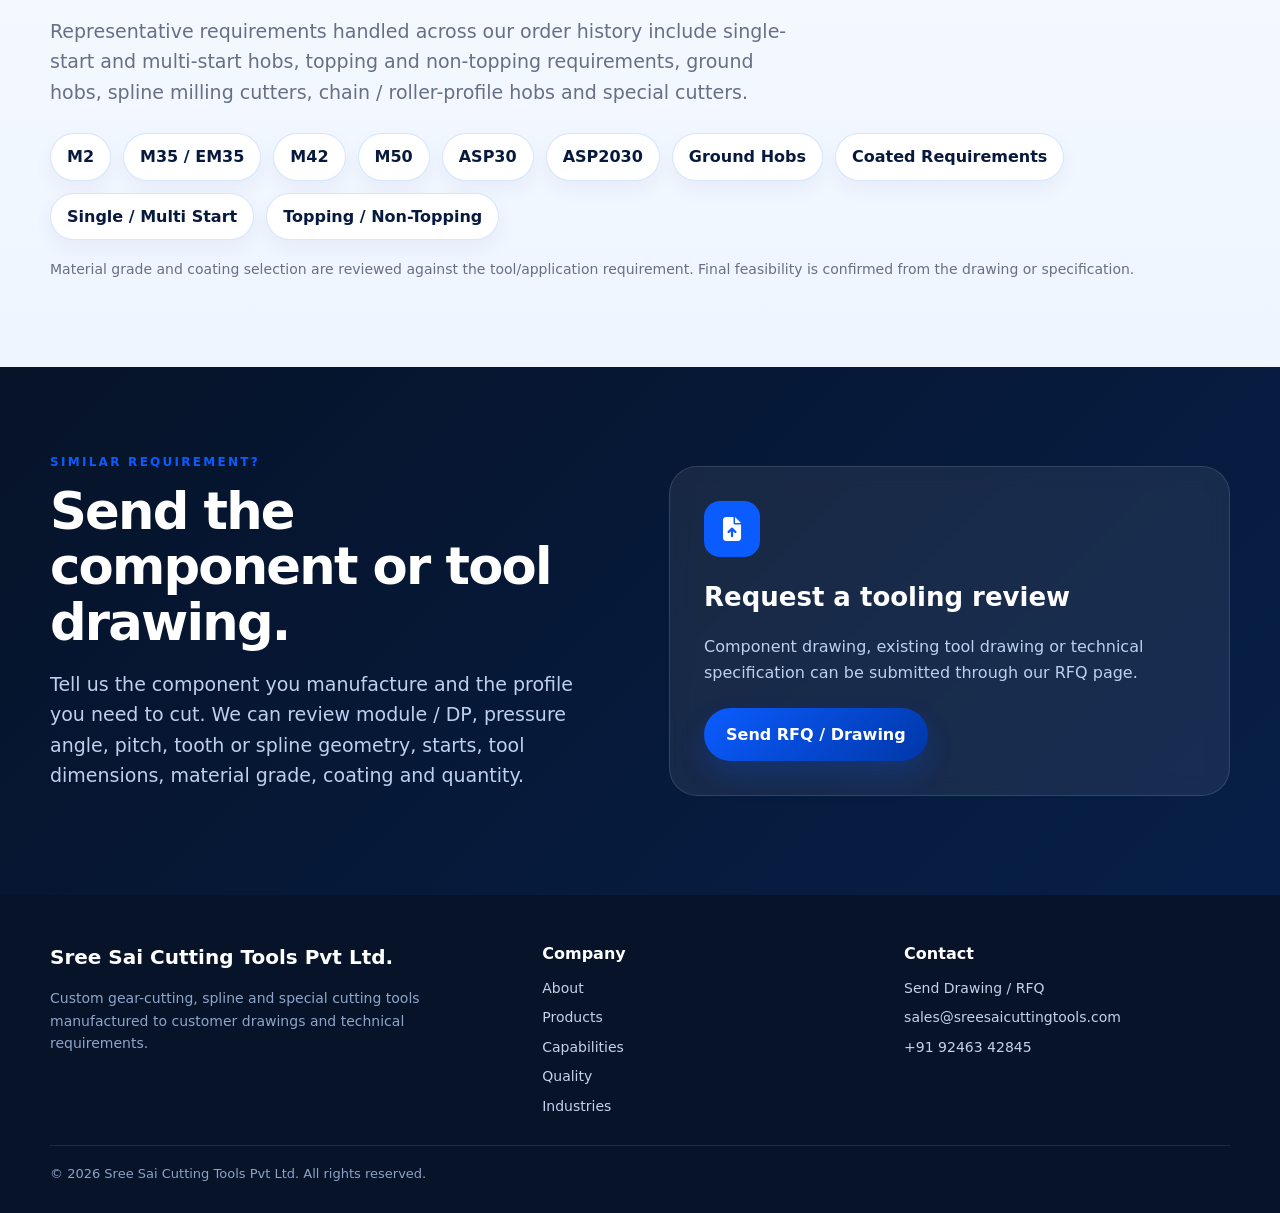
<file: industries.html>
<!doctype html>
<html lang="en">
<head>
  <meta charset="utf-8">
  <meta name="viewport" content="width=device-width,initial-scale=1">
  <title>Industries & Applications | Sree Sai Cutting Tools Pvt Ltd.</title>
  <meta name="description" content="Explore cutting-tool applications supported by Sree Sai Cutting Tools Pvt Ltd. across automotive, starter ring gears, driveline, agriculture, mining, construction, industrial machinery and gear manufacturing.">
  <link rel="stylesheet" href="styles.css?v=8">
  <link rel="stylesheet" href="https://cdnjs.cloudflare.com/ajax/libs/font-awesome/6.7.2/css/all.min.css">
</head>
<body>

<div class="topbar">
  <div class="wrap">
    <span>Custom cutting tools for gear, spline, chain, driveline and special-profile applications</span>
    <span><a href="mailto:shreesaitools@gmail.com?subject=Website%20Enquiry%20-%20Sree%20Sai%20Cutting%20Tools">sales@sreesaicuttingtools.com</a> &nbsp;·&nbsp; <a href="tel:+919246342845">+91 92463 42845</a></span>
  </div>
</div>

<header>
  <div class="wrap nav">
    <a class="brand" href="index.html">SREE SAI CUTTING TOOLS PVT LTD<small>GEAR HOBS • SPLINE CUTTERS • SPECIAL TOOLS</small></a>
    <button class="menuBtn" type="button" aria-label="Open navigation menu">☰</button>
    <nav>
      <a href="about.html">About</a>
      <a href="products.html">Products</a>
      <a href="capabilities.html">Capabilities</a>
      <a href="quality.html">Quality</a>
      <a href="industries.html">Industries</a>
      <a href="contact.html">Contact</a>
      <a class="cta" href="quote.html">Send RFQ / Drawing</a>
    </nav>
  </div>
</header>

<section class="pagehero industriesHero">
  <div class="wrap">
    <div class="eyebrow">INDUSTRIES & APPLICATIONS</div>
    <h1>Find your component. Then find the cutting tool behind it.</h1>
    <p class="pageheroLead">Explore typical downstream components and manufacturing applications where custom hobs, spline cutters, form cutters and special tools may be required. Click any industry card for application details and RFQ guidance.</p>
  </div>
</section>

<section class="section industryIntroSection">
  <div class="wrap">
    <div class="industryIntroGrid">
      <div>
        <div class="eyebrow">APPLICATION-LED TOOLING</div>
        <h2>We manufacture the cutting tool — around your component requirement.</h2>
        <p class="lead">The parts shown below are examples of applications that may require gear, spline, chain, ratchet, rack, form or special-profile cutting tools. Sree Sai Cutting Tools Pvt Ltd. manufactures the cutting tools, not the finished vehicle or machinery components shown as applications.</p>
      </div>
      <div class="industryIntroPanel">
        <div class="industryIntroIcon"><i class="fa-solid fa-file-lines"></i></div>
        <strong>Have a component drawing?</strong>
        <p>Send the component drawing, existing tool drawing or technical specification. We can review the geometry and identify the appropriate tool type for quotation.</p>
        <a class="btn" href="quote.html">Send Component Drawing</a>
      </div>
    </div>
  </div>
</section>

<section class="section soft">
  <div class="wrap">
    <div class="eyebrow">EXPLORE APPLICATIONS</div>
    <h2>Industries we can support with custom cutting tools.</h2>
    <p class="lead">Click a card to view typical components, relevant tooling, technical inputs and example applications.</p>

    <div class="industryCardGrid">
      <button class="industryCard" type="button" data-industry="automotive">
        <span class="industryCardIcon"><i class="fa-solid fa-car-side"></i></span>
        <span class="industryCardBody"><b>Automotive & Driveline</b><small>Splines, shafts, steering and transmission-related components</small></span>
        <span class="industryCardArrow"><i class="fa-solid fa-arrow-right"></i></span>
      </button>

      <button class="industryCard featuredIndustry" type="button" data-industry="starter-ring">
        <span class="industryBadge">KEY APPLICATION</span>
        <span class="industryCardIcon"><i class="fa-solid fa-gear"></i></span>
        <span class="industryCardBody"><b>Starter Ring Gears</b><small>Hobbing tools for external ring-gear tooth generation</small></span>
        <span class="industryCardArrow"><i class="fa-solid fa-arrow-right"></i></span>
      </button>

      <button class="industryCard" type="button" data-industry="commercial-heavy">
        <span class="industryCardIcon"><i class="fa-solid fa-truck-monster"></i></span>
        <span class="industryCardBody"><b>Commercial Vehicles & Heavy Equipment</b><small>Heavy-duty driveline, gearbox and power-transmission applications</small></span>
        <span class="industryCardArrow"><i class="fa-solid fa-arrow-right"></i></span>
      </button>

      <button class="industryCard" type="button" data-industry="agriculture">
        <span class="industryCardIcon"><i class="fa-solid fa-tractor"></i></span>
        <span class="industryCardBody"><b>Agriculture & Tractors</b><small>Starter, transmission, shaft and agricultural-machinery tooling</small></span>
        <span class="industryCardArrow"><i class="fa-solid fa-arrow-right"></i></span>
      </button>

      <button class="industryCard" type="button" data-industry="mining">
        <span class="industryCardIcon"><i class="fa-solid fa-mountain"></i></span>
        <span class="industryCardBody"><b>Mining, Drilling & Construction</b><small>Special profiles, splines and components used in demanding equipment</small></span>
        <span class="industryCardArrow"><i class="fa-solid fa-arrow-right"></i></span>
      </button>

      <button class="industryCard" type="button" data-industry="industrial">
        <span class="industryCardIcon"><i class="fa-solid fa-industry"></i></span>
        <span class="industryCardBody"><b>Industrial Machinery & Power</b><small>Gear drives, racks, sprockets and custom power-transmission components</small></span>
        <span class="industryCardArrow"><i class="fa-solid fa-arrow-right"></i></span>
      </button>

      <button class="industryCard" type="button" data-industry="gear-shops">
        <span class="industryCardIcon"><i class="fa-solid fa-gears"></i></span>
        <span class="industryCardBody"><b>Gear & Component Manufacturers</b><small>Recurring and custom tooling for OEMs, Tier suppliers and gear job shops</small></span>
        <span class="industryCardArrow"><i class="fa-solid fa-arrow-right"></i></span>
      </button>

      <button class="industryCard" type="button" data-industry="chain-sprocket">
        <span class="industryCardIcon"><i class="fa-solid fa-link"></i></span>
        <span class="industryCardBody"><b>Chain, Sprocket & Ratchet Components</b><small>Pitch, roller-profile, sprocket and ratchet cutter applications</small></span>
        <span class="industryCardArrow"><i class="fa-solid fa-arrow-right"></i></span>
      </button>
    </div>
  </div>
</section>

<section class="section starterFeatureSection">
  <div class="wrap">
    <div class="starterFeature">
      <div class="starterFeatureCopy">
        <div class="eyebrow">HOW TO READ OUR CAPABILITY</div>
        <h2>Example: from a starter system to the hob that cuts the ring gear.</h2>
        <p class="lead">A prospective customer may manufacture the final component. Our role is to develop the cutting tool used to create the required tooth or profile geometry.</p>
        <button type="button" class="btn industryOpenBtn" data-industry="starter-ring"><i class="fa-solid fa-circle-info"></i> Explore Starter Ring Gear Tooling</button>
      </div>

      <div class="applicationFlow" aria-label="Starter ring gear application flow">
        <div class="flowNode"><i class="fa-solid fa-car"></i><b>Vehicle / Engine</b><small>Application</small></div>
        <div class="flowArrow"><i class="fa-solid fa-arrow-right"></i></div>
        <div class="flowNode"><i class="fa-solid fa-record-vinyl"></i><b>Flywheel / Flexplate</b><small>Assembly</small></div>
        <div class="flowArrow"><i class="fa-solid fa-arrow-right"></i></div>
        <div class="flowNode"><i class="fa-solid fa-gear"></i><b>Starter Ring Gear</b><small>Component</small></div>
        <div class="flowArrow"><i class="fa-solid fa-arrow-right"></i></div>
        <div class="flowNode flowHighlight"><i class="fa-solid fa-screwdriver-wrench"></i><b>Custom Hob</b><small>Tool we manufacture</small></div>
      </div>
    </div>
  </div>
</section>

<section class="section materialBand">
  <div class="wrap">
    <div class="eyebrow">TECHNICAL BREADTH</div>
    <h2>Tooling requirements can vary by geometry, grade and process.</h2>
    <p class="lead">Representative requirements handled across our order history include single-start and multi-start hobs, topping and non-topping requirements, ground hobs, spline milling cutters, chain / roller-profile hobs and special cutters.</p>

    <div class="materialChips">
      <span>M2</span><span>M35 / EM35</span><span>M42</span><span>M50</span><span>ASP30</span><span>ASP2030</span><span>Ground Hobs</span><span>Coated Requirements</span><span>Single / Multi Start</span><span>Topping / Non-Topping</span>
    </div>
    <p class="materialNote">Material grade and coating selection are reviewed against the tool/application requirement. Final feasibility is confirmed from the drawing or specification.</p>
  </div>
</section>

<section class="section dark">
  <div class="wrap two">
    <div>
      <div class="eyebrow">SIMILAR REQUIREMENT?</div>
      <h2>Send the component or tool drawing.</h2>
      <p class="lead">Tell us the component you manufacture and the profile you need to cut. We can review module / DP, pressure angle, pitch, tooth or spline geometry, starts, tool dimensions, material grade, coating and quantity.</p>
    </div>
    <div class="ctaPanel">
      <div class="ctaPanelIcon"><i class="fa-solid fa-file-arrow-up"></i></div>
      <h3>Request a tooling review</h3>
      <p>Component drawing, existing tool drawing or technical specification can be submitted through our RFQ page.</p>
      <a class="btn" href="quote.html">Send RFQ / Drawing</a>
    </div>
  </div>
</section>

<!-- Industry modal -->
<div class="industryModal" id="industry-modal" aria-hidden="true">
  <div class="industryModalBackdrop" data-modal-close></div>
  <div class="industryModalDialog" role="dialog" aria-modal="true" aria-labelledby="industry-modal-title">
    <button class="industryModalClose" type="button" data-modal-close aria-label="Close application details"><i class="fa-solid fa-xmark"></i></button>
    <div id="industry-modal-content"></div>
  </div>
</div>

<footer>
  <div class="wrap">
    <div class="footerGrid">
      <div><div class="footerBrand">Sree Sai Cutting Tools Pvt Ltd.</div><p class="footerDescription">Custom gear-cutting, spline and special cutting tools manufactured to customer drawings and technical requirements.</p></div>
      <div><div class="footerTitle">Company</div><div class="footerLinks"><a href="about.html">About</a><a href="products.html">Products</a><a href="capabilities.html">Capabilities</a><a href="quality.html">Quality</a><a href="industries.html">Industries</a></div></div>
      <div><div class="footerTitle">Contact</div><div class="footerLinks"><a href="quote.html">Send Drawing / RFQ</a><a href="mailto:shreesaitools@gmail.com?subject=Website%20Enquiry%20-%20Sree%20Sai%20Cutting%20Tools">sales@sreesaicuttingtools.com</a><a href="tel:+919246342845">+91 92463 42845</a></div></div>
    </div>
    <div class="copy">© 2026 Sree Sai Cutting Tools Pvt Ltd. All rights reserved.</div>
  </div>
</footer>

<a class="whatsapp-float" href="https://wa.me/919246342845?text=Hello%20Sree%20Sai%20Cutting%20Tools,%20I%20would%20like%20to%20discuss%20a%20tooling%20requirement." target="_blank" rel="noopener noreferrer" aria-label="Chat with Sree Sai Cutting Tools on WhatsApp"><i class="fa-brands fa-whatsapp"></i></a>

<script src="site-data.js?v=8"></script>
<script src="app.js?v=8"></script>
</body>
</html>
</file>
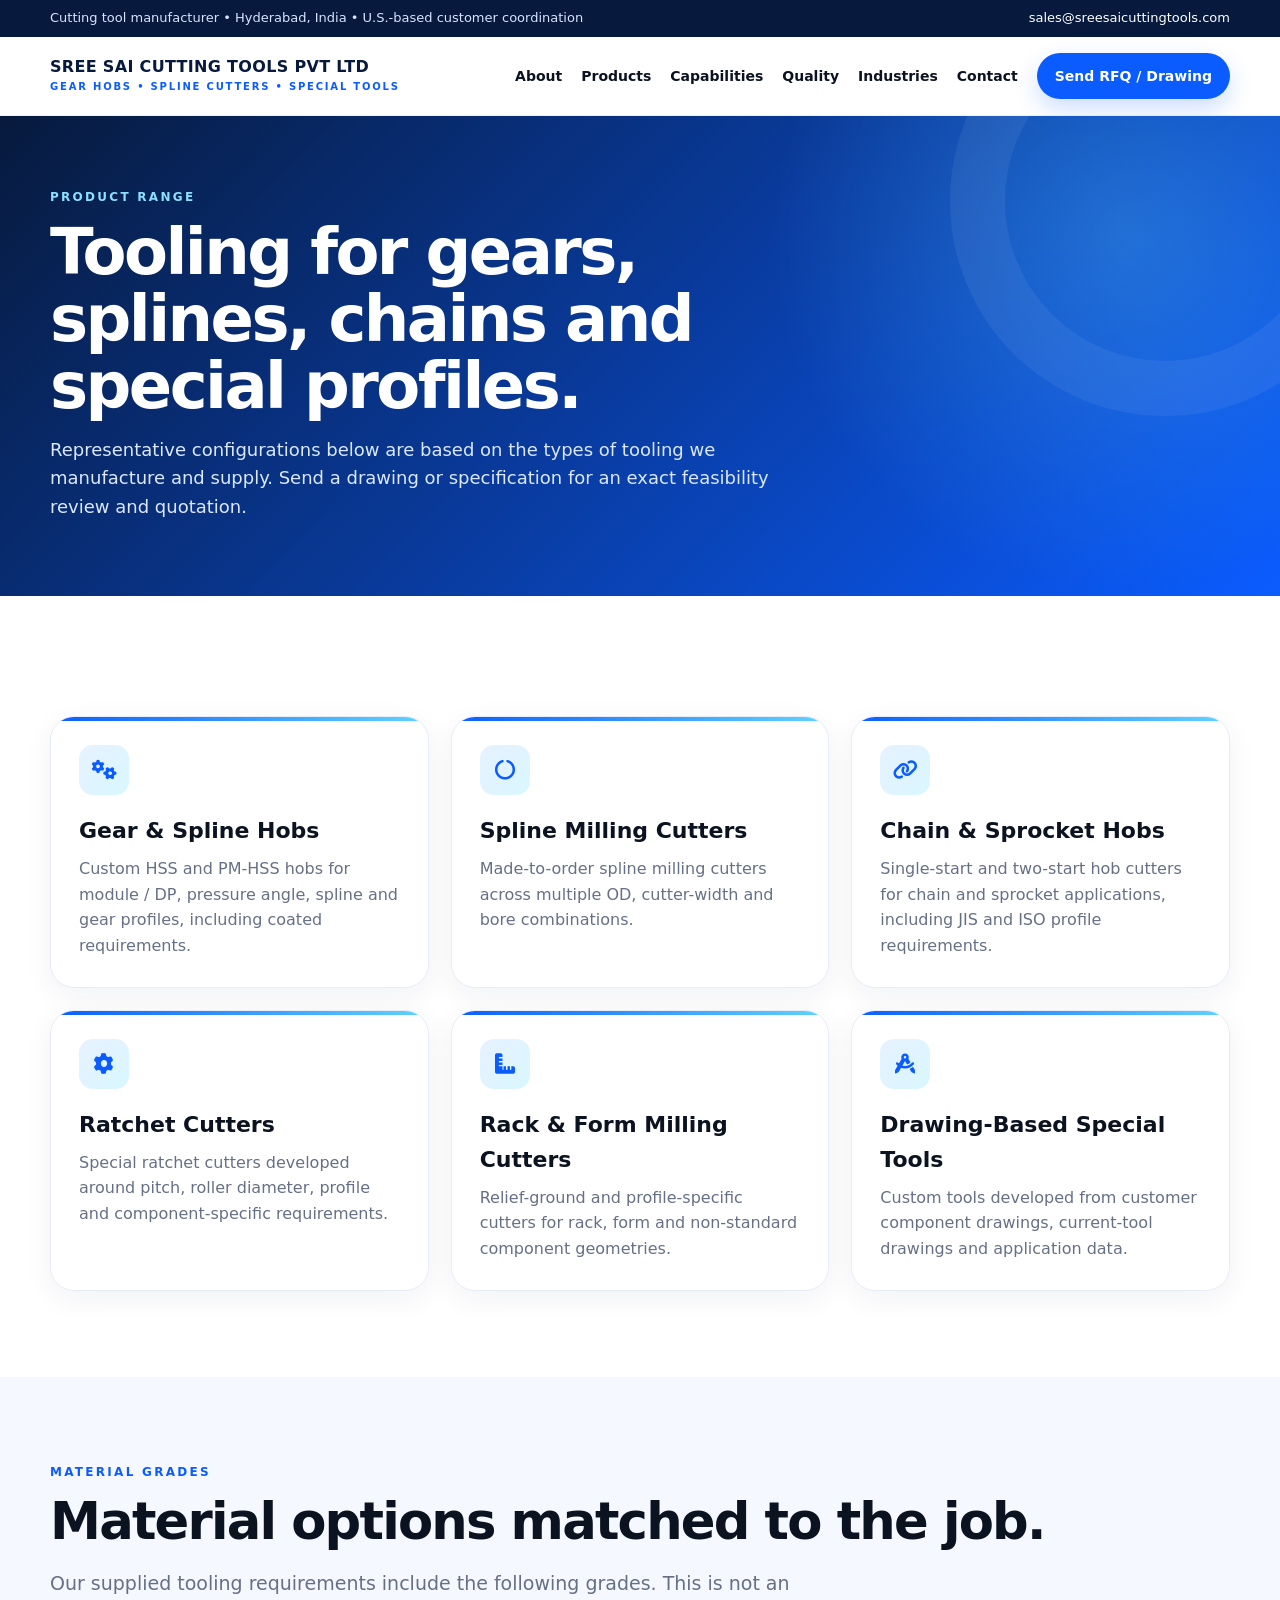
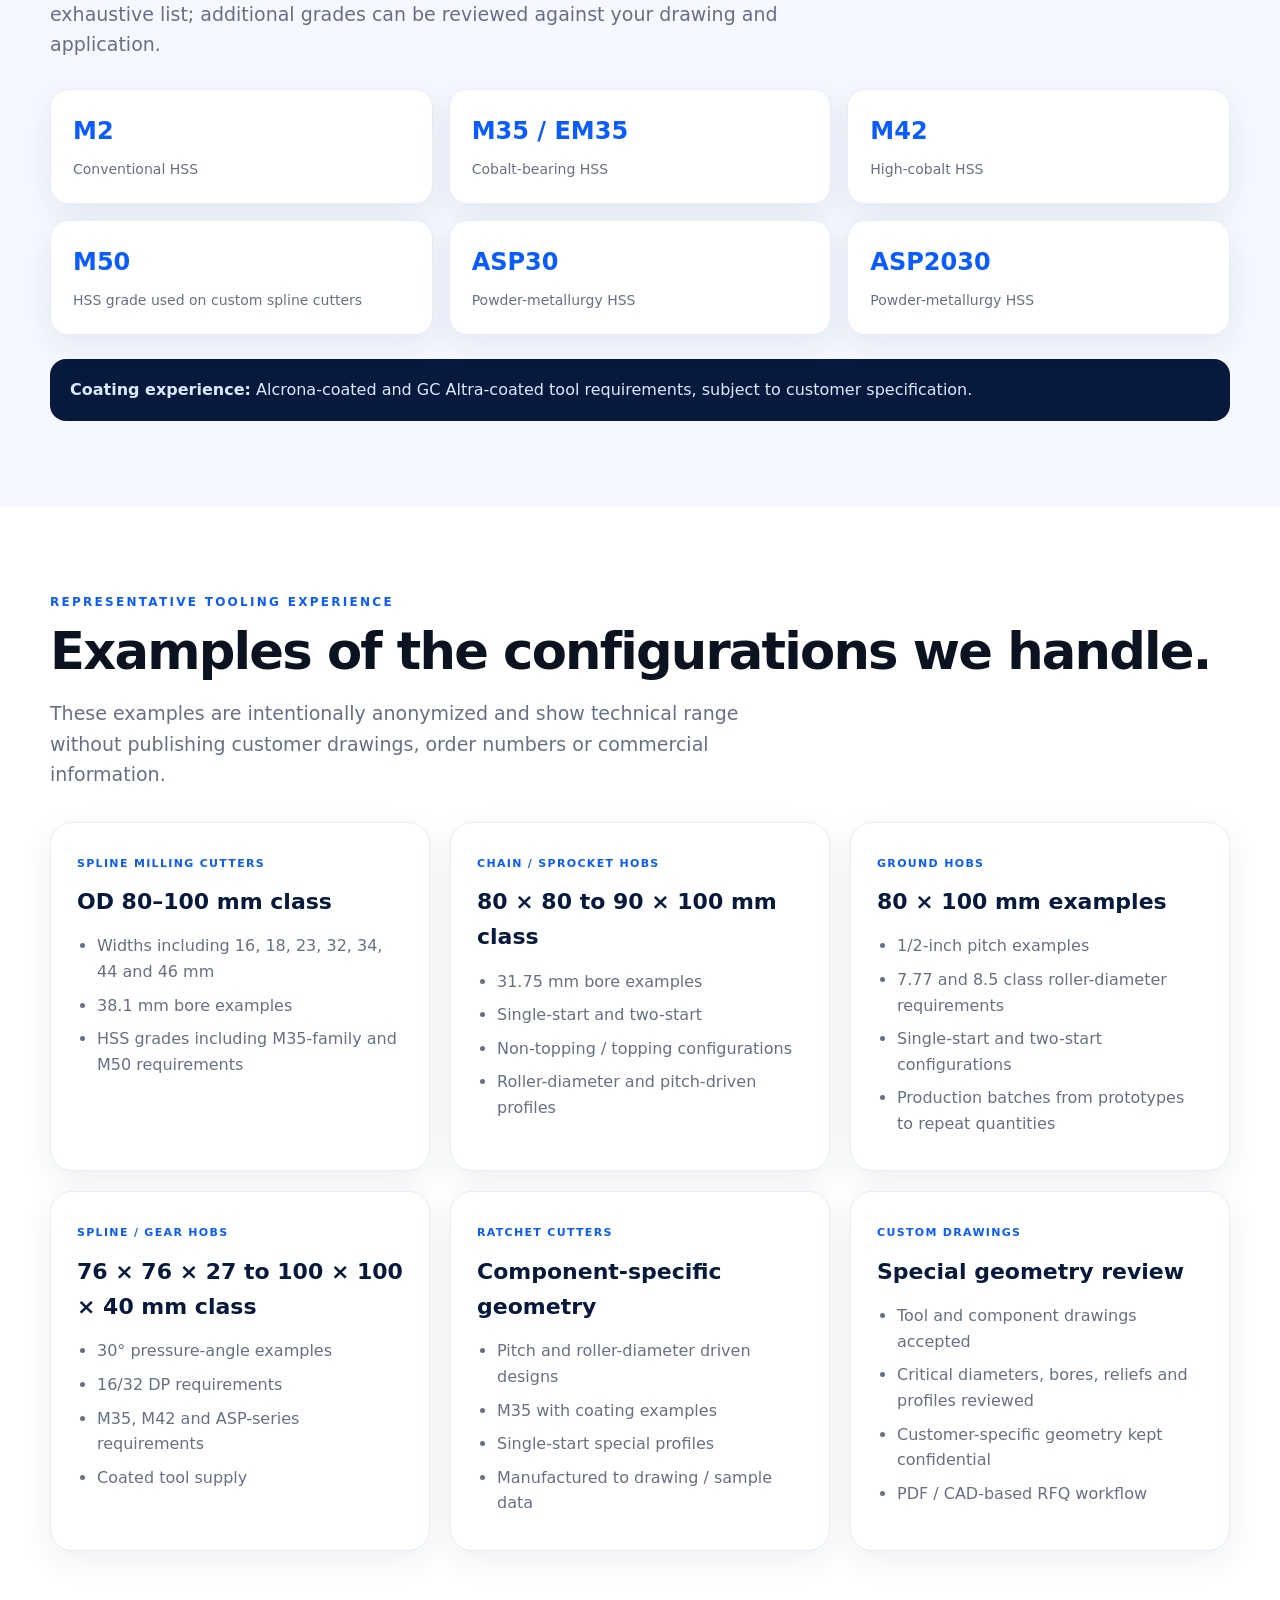
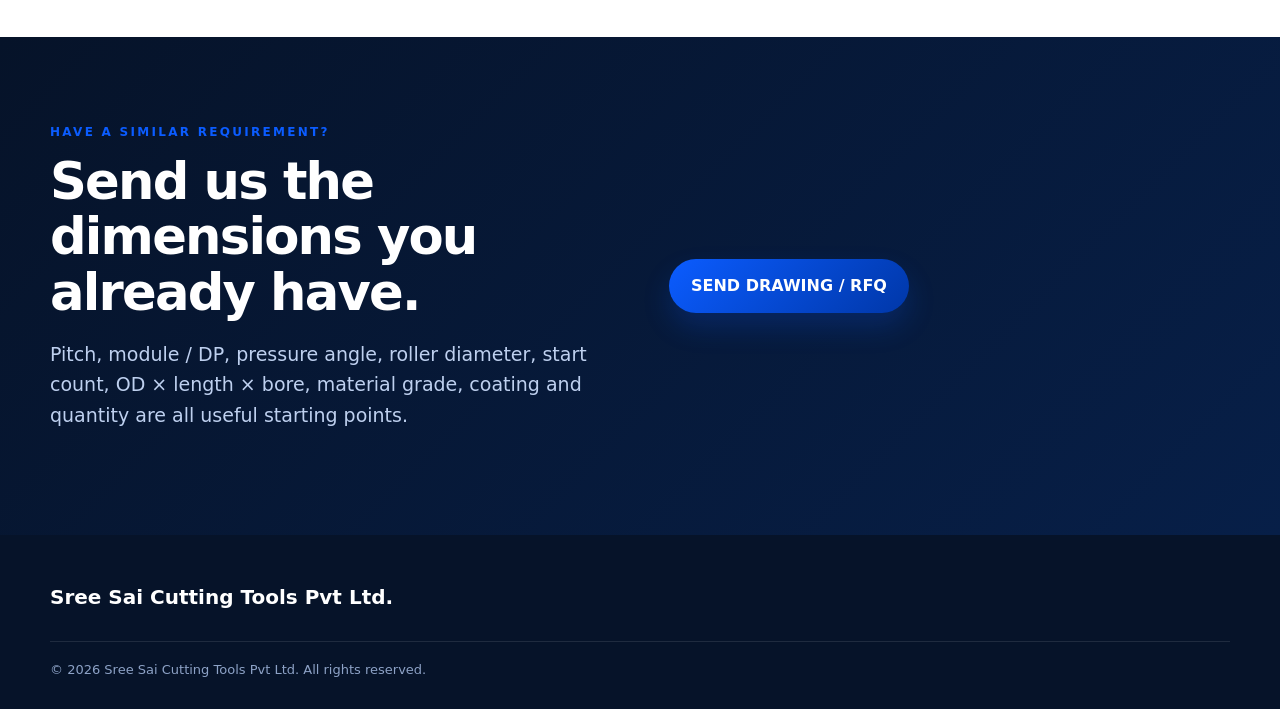
<file: products.html>
<!doctype html>
<html lang="en">

<head>
    <meta charset="utf-8">
    <meta name="viewport" content="width=device-width,initial-scale=1">
    <title>Products | Sree Sai Cutting Tools Pvt Ltd</title>
    <meta name="description"
        content="Gear hobs, spline milling cutters, sprocket and chain hobs, ratchet cutters, rack and form cutters in multiple HSS and powder-metallurgy grades.">
    <link rel="stylesheet" href="styles.css?v=8">
    <link rel="stylesheet" href="https://cdnjs.cloudflare.com/ajax/libs/font-awesome/6.7.2/css/all.min.css">
</head>

<body>
    <div class="topbar">
        <div class="wrap"><span>Cutting tool manufacturer • Hyderabad, India • U.S.-based customer
                coordination</span><span><a
                    href="mailto:shreesaitools@gmail.com">sales@sreesaicuttingtools.com</a></span></div>
    </div>
    <header>
        <div class="wrap nav"><a class="brand" href="index.html">SREE SAI CUTTING TOOLS PVT LTD<small>GEAR HOBS • SPLINE
                    CUTTERS • SPECIAL TOOLS</small></a><button class="menuBtn" aria-label="Menu">☰</button>
            <nav><a href="about.html">About</a><a href="products.html">Products</a><a
                    href="capabilities.html">Capabilities</a><a href="quality.html">Quality</a><a
                    href="industries.html">Industries</a><a href="contact.html">Contact</a><a class="cta"
                    href="quote.html">Send RFQ / Drawing</a></nav>
        </div>
    </header>
    <section class="pagehero">
        <div class="wrap">
            <div class="eyebrow">PRODUCT RANGE</div>
            <h1>Tooling for gears, splines, chains and special profiles.</h1>
            <p class="pageheroLead">Representative configurations below are based on the types of tooling we manufacture
                and supply. Send a drawing or specification for an exact feasibility review and quotation.</p>
        </div>
    </section>
    <section class="section">
        <div class="wrap">
            <div class="grid productGrid">
                <article class="card">
                    <div class="icon"><i class="fa-solid fa-gears"></i></div>
                    <h3>Gear & Spline Hobs</h3>
                    <p>Custom HSS and PM-HSS hobs for module / DP, pressure angle, spline and gear profiles, including
                        coated requirements.</p>
                </article>
                <article class="card">
                    <div class="icon"><i class="fa-solid fa-circle-notch"></i></div>
                    <h3>Spline Milling Cutters</h3>
                    <p>Made-to-order spline milling cutters across multiple OD, cutter-width and bore combinations.</p>
                </article>
                <article class="card">
                    <div class="icon"><i class="fa-solid fa-link"></i></div>
                    <h3>Chain & Sprocket Hobs</h3>
                    <p>Single-start and two-start hob cutters for chain and sprocket applications, including JIS and ISO
                        profile requirements.</p>
                </article>
                <article class="card">
                    <div class="icon"><i class="fa-solid fa-gear"></i></div>
                    <h3>Ratchet Cutters</h3>
                    <p>Special ratchet cutters developed around pitch, roller diameter, profile and component-specific
                        requirements.</p>
                </article>
                <article class="card">
                    <div class="icon"><i class="fa-solid fa-ruler-combined"></i></div>
                    <h3>Rack & Form Milling Cutters</h3>
                    <p>Relief-ground and profile-specific cutters for rack, form and non-standard component geometries.
                    </p>
                </article>
                <article class="card">
                    <div class="icon"><i class="fa-solid fa-compass-drafting"></i></div>
                    <h3>Drawing-Based Special Tools</h3>
                    <p>Custom tools developed from customer component drawings, current-tool drawings and application
                        data.</p>
                </article>
            </div>
        </div>
    </section>
    <section class="section soft">
        <div class="wrap">
            <div class="eyebrow">MATERIAL GRADES</div>
            <h2>Material options matched to the job.</h2>
            <p class="lead">Our supplied tooling requirements include the following grades. This is not an exhaustive
                list; additional grades can be reviewed against your drawing and application.</p>
            <div class="materialCards">
                <article><b>M2</b><span>Conventional HSS</span></article>
                <article><b>M35 / EM35</b><span>Cobalt-bearing HSS</span></article>
                <article><b>M42</b><span>High-cobalt HSS</span></article>
                <article><b>M50</b><span>HSS grade used on custom spline cutters</span></article>
                <article><b>ASP30</b><span>Powder-metallurgy HSS</span></article>
                <article><b>ASP2030</b><span>Powder-metallurgy HSS</span></article>
            </div>
            <div class="coatingStrip"><b>Coating experience:</b> Alcrona-coated and GC Altra-coated tool requirements,
                subject to customer specification.</div>
        </div>
    </section>
    <section class="section">
        <div class="wrap">
            <div class="eyebrow">REPRESENTATIVE TOOLING EXPERIENCE</div>
            <h2>Examples of the configurations we handle.</h2>
            <p class="lead">These examples are intentionally anonymized and show technical range without publishing
                customer drawings, order numbers or commercial information.</p>
            <div class="specGrid">
                <article class="specCard"><span class="specTag">SPLINE MILLING CUTTERS</span>
                    <h3>OD 80–100 mm class</h3>
                    <ul>
                        <li>Widths including 16, 18, 23, 32, 34, 44 and 46 mm</li>
                        <li>38.1 mm bore examples</li>
                        <li>HSS grades including M35-family and M50 requirements</li>
                    </ul>
                </article>
                <article class="specCard"><span class="specTag">CHAIN / SPROCKET HOBS</span>
                    <h3>80 × 80 to 90 × 100 mm class</h3>
                    <ul>
                        <li>31.75 mm bore examples</li>
                        <li>Single-start and two-start</li>
                        <li>Non-topping / topping configurations</li>
                        <li>Roller-diameter and pitch-driven profiles</li>
                    </ul>
                </article>
                <article class="specCard"><span class="specTag">GROUND HOBS</span>
                    <h3>80 × 100 mm examples</h3>
                    <ul>
                        <li>1/2-inch pitch examples</li>
                        <li>7.77 and 8.5 class roller-diameter requirements</li>
                        <li>Single-start and two-start configurations</li>
                        <li>Production batches from prototypes to repeat quantities</li>
                    </ul>
                </article>
                <article class="specCard"><span class="specTag">SPLINE / GEAR HOBS</span>
                    <h3>76 × 76 × 27 to 100 × 100 × 40 mm class</h3>
                    <ul>
                        <li>30° pressure-angle examples</li>
                        <li>16/32 DP requirements</li>
                        <li>M35, M42 and ASP-series requirements</li>
                        <li>Coated tool supply</li>
                    </ul>
                </article>
                <article class="specCard"><span class="specTag">RATCHET CUTTERS</span>
                    <h3>Component-specific geometry</h3>
                    <ul>
                        <li>Pitch and roller-diameter driven designs</li>
                        <li>M35 with coating examples</li>
                        <li>Single-start special profiles</li>
                        <li>Manufactured to drawing / sample data</li>
                    </ul>
                </article>
                <article class="specCard"><span class="specTag">CUSTOM DRAWINGS</span>
                    <h3>Special geometry review</h3>
                    <ul>
                        <li>Tool and component drawings accepted</li>
                        <li>Critical diameters, bores, reliefs and profiles reviewed</li>
                        <li>Customer-specific geometry kept confidential</li>
                        <li>PDF / CAD-based RFQ workflow</li>
                    </ul>
                </article>
            </div>
        </div>
    </section>
    <section class="section dark">
        <div class="wrap two">
            <div>
                <div class="eyebrow">HAVE A SIMILAR REQUIREMENT?</div>
                <h2>Send us the dimensions you already have.</h2>
                <p class="lead">Pitch, module / DP, pressure angle, roller diameter, start count, OD × length × bore,
                    material grade, coating and quantity are all useful starting points.</p>
            </div>
            <div><a class="btn" href="quote.html">SEND DRAWING / RFQ</a></div>
        </div>
    </section>
    <footer>
        <div class="wrap">
            <div class="footerBrand">Sree Sai Cutting Tools Pvt Ltd.</div>
            <div class="copy">© 2026 Sree Sai Cutting Tools Pvt Ltd. All rights reserved.</div>
        </div>
    </footer>
    <script src="site-data.js?v=8"></script>
    <script src="app.js?v=8"></script>
</body>

</html>
</file>
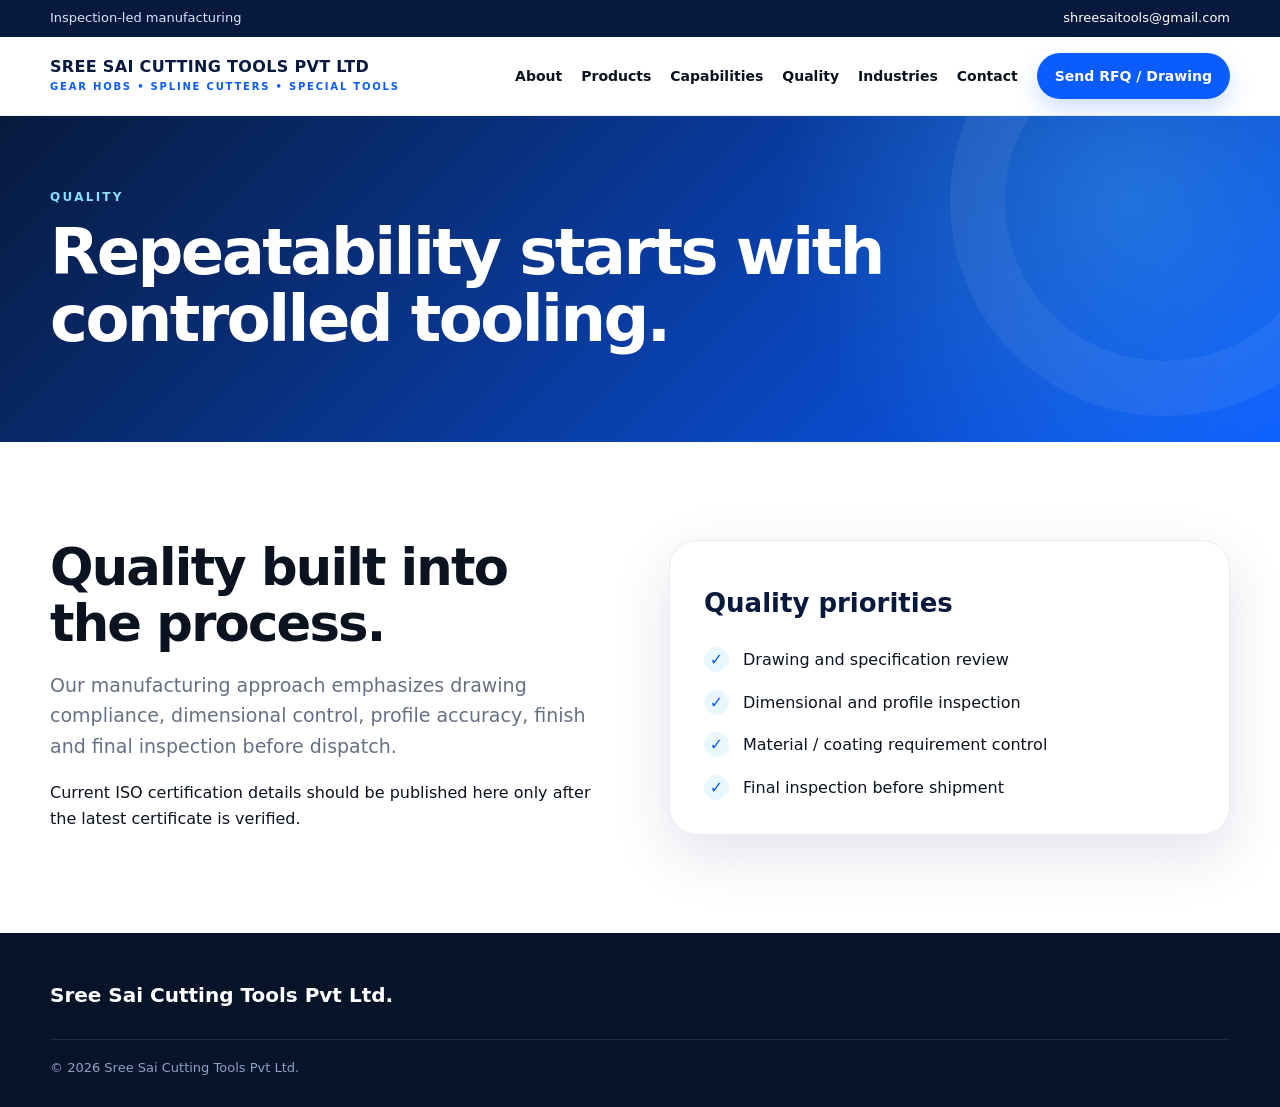
<file: quality.html>
<!doctype html>
<html lang="en">

<head>
    <meta charset="utf-8">
    <meta name="viewport" content="width=device-width,initial-scale=1">
    <title>Quality | Sree Sai Cutting Tools</title>
    <link rel="stylesheet" href="styles.css?v=8">
</head>

<body>
    <div class="topbar">
        <div class="wrap"><span>Inspection-led manufacturing</span><span><a
                    href="mailto:shreesaitools@gmail.com">shreesaitools@gmail.com</a></span></div>
    </div>
    <header>
        <div class="wrap nav"><a class="brand" href="index.html">SREE SAI CUTTING TOOLS PVT LTD<small>GEAR HOBS • SPLINE
                    CUTTERS • SPECIAL TOOLS</small></a><button class="menuBtn">☰</button>
            <nav><a href="about.html">About</a><a href="products.html">Products</a><a
                    href="capabilities.html">Capabilities</a><a href="quality.html">Quality</a><a
                    href="industries.html">Industries</a><a href="contact.html">Contact</a><a class="cta"
                    href="quote.html">Send RFQ / Drawing</a></nav>
        </div>
    </header>
    <section class="pagehero">
        <div class="wrap">
            <div class="eyebrow">QUALITY</div>
            <h1>Repeatability starts with controlled tooling.</h1>
        </div>
    </section>
    <section class="section">
        <div class="wrap two">
            <div>
                <h2>Quality built into the process.</h2>
                <p class="lead">Our manufacturing approach emphasizes drawing compliance, dimensional control, profile
                    accuracy, finish and final inspection before dispatch.</p>
                <p>Current ISO certification details should be published here only after the latest certificate is
                    verified.</p>
            </div>
            <div class="panel">
                <h3>Quality priorities</h3>
                <div class="featureList">
                    <div class="feature"><span class="check">✓</span>
                        <div>Drawing and specification review</div>
                    </div>
                    <div class="feature"><span class="check">✓</span>
                        <div>Dimensional and profile inspection</div>
                    </div>
                    <div class="feature"><span class="check">✓</span>
                        <div>Material / coating requirement control</div>
                    </div>
                    <div class="feature"><span class="check">✓</span>
                        <div>Final inspection before shipment</div>
                    </div>
                </div>
            </div>
        </div>
    </section>
    <footer>
        <div class="wrap">
            <div class="footerBrand">Sree Sai Cutting Tools Pvt Ltd.</div>
            <div class="copy">© 2026 Sree Sai Cutting Tools Pvt Ltd.</div>
        </div>
    </footer>
    <script src="site-data.js?v=8"></script>
    <script src="app.js?v=8"></script>
</body>

</html>
</file>
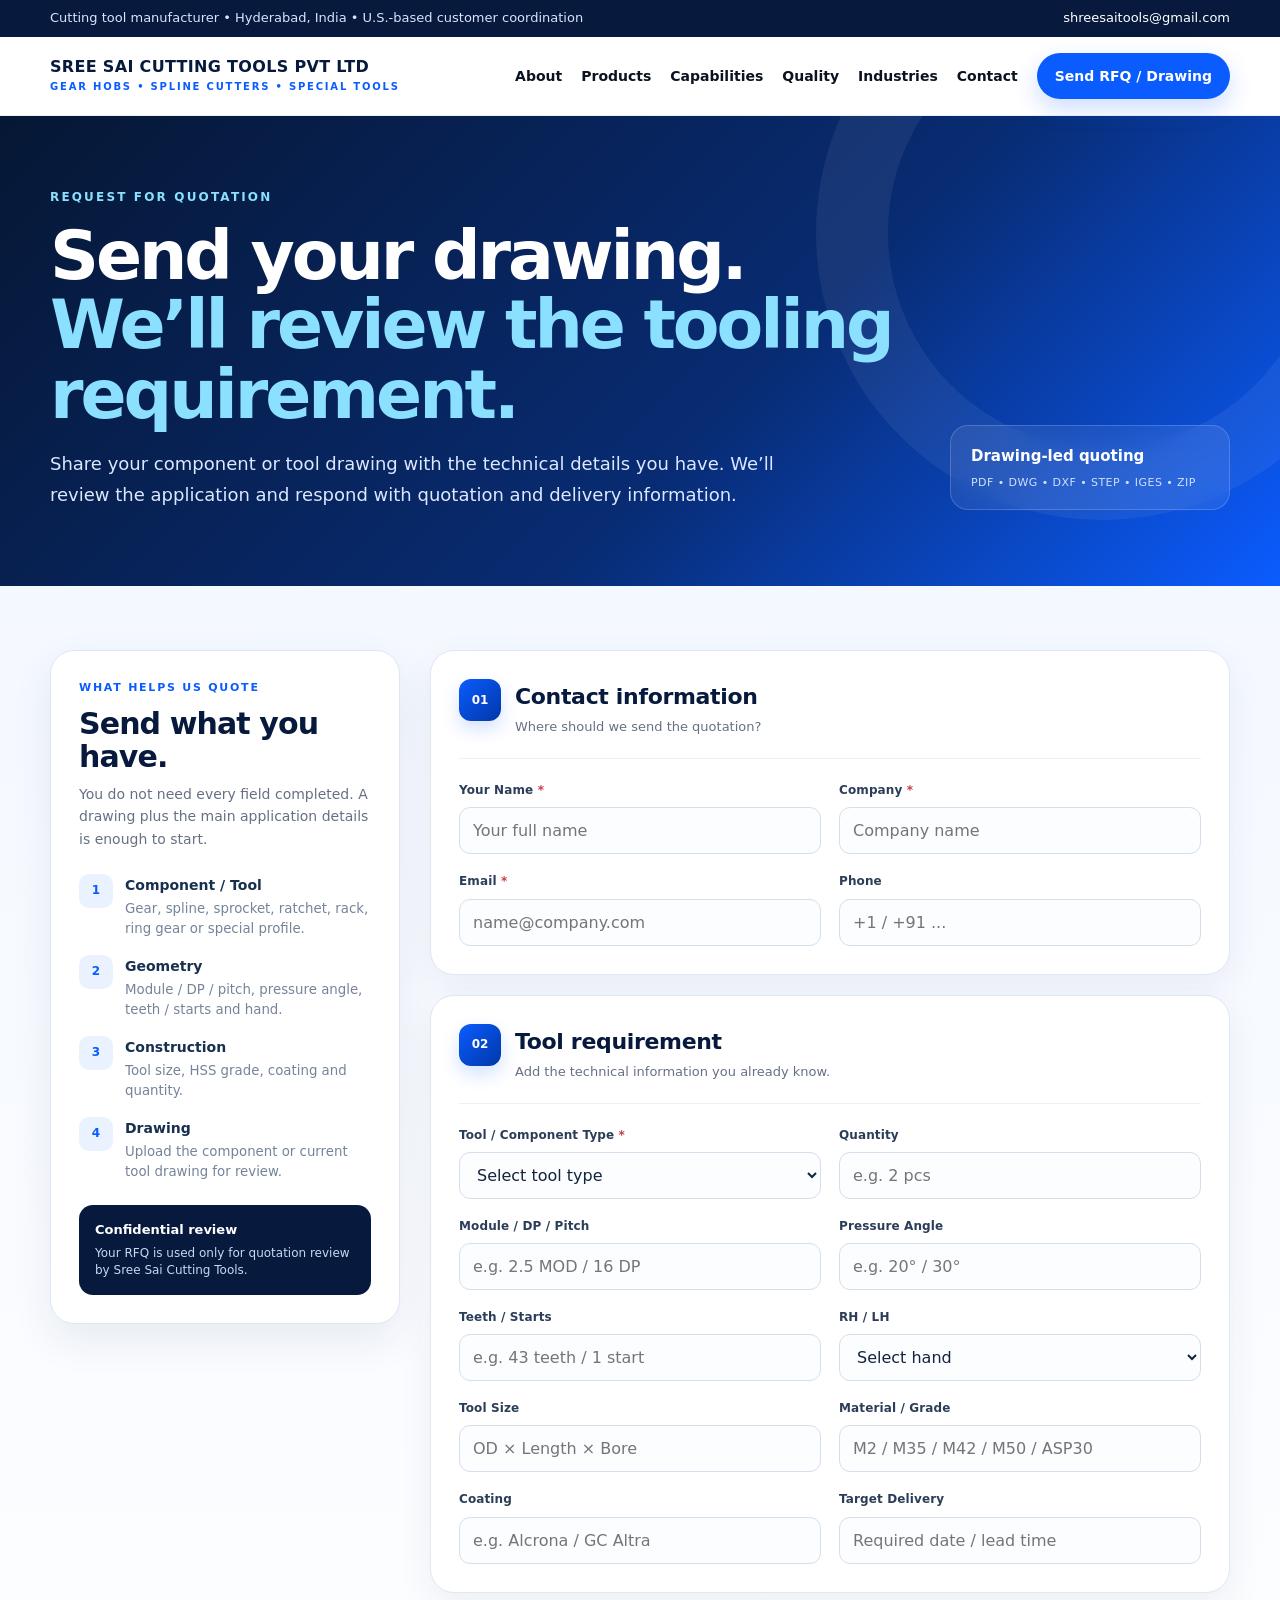
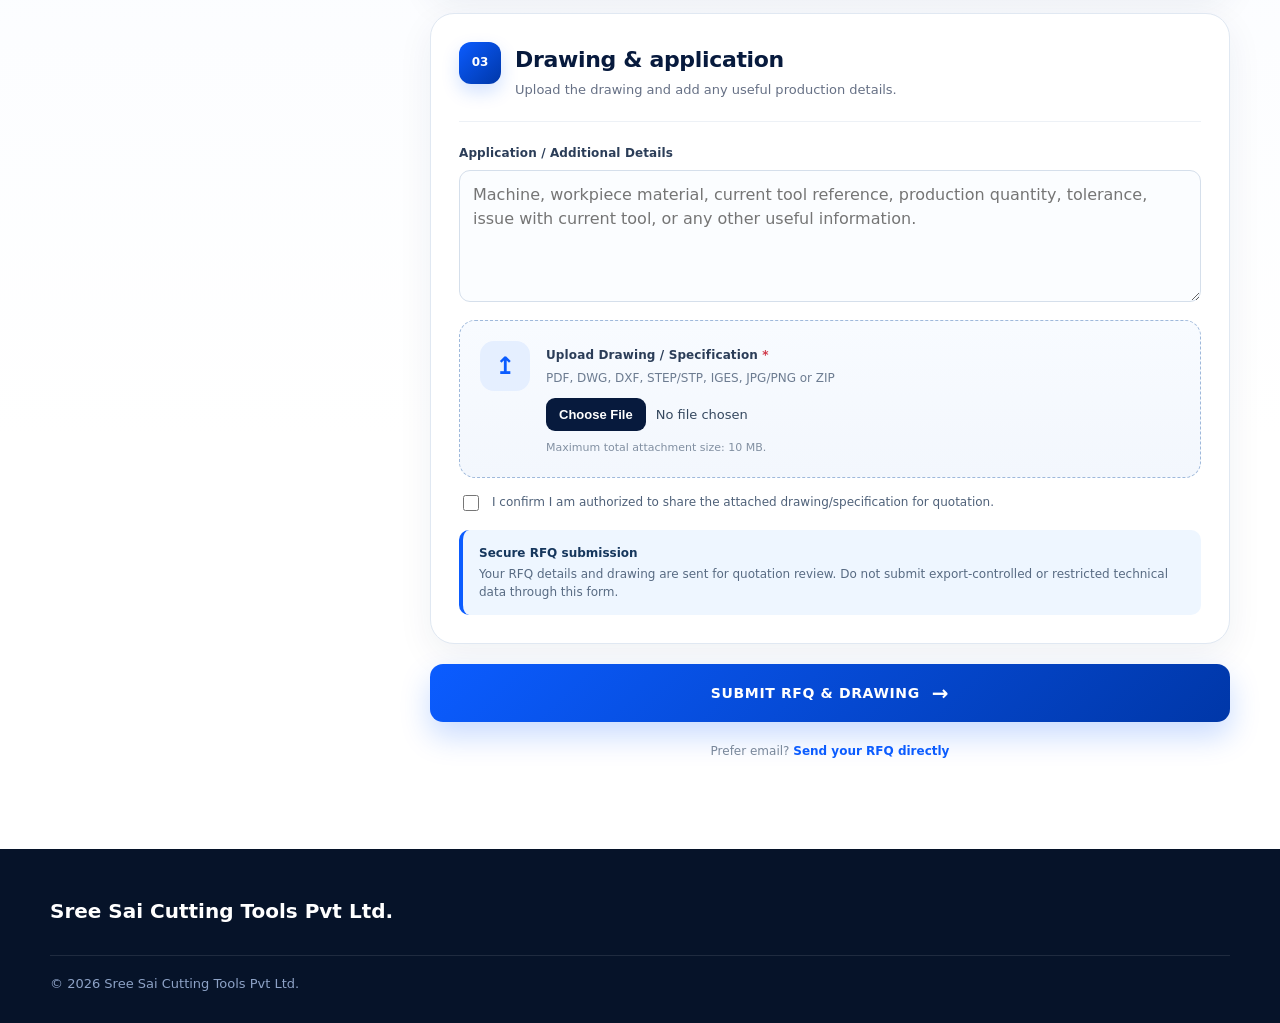
<file: quote.html>
<!doctype html>
<html lang="en">

<head>
    <meta charset="utf-8">
    <meta name="viewport" content="width=device-width,initial-scale=1">
    <title>Send RFQ / Drawing | Sree Sai Cutting Tools</title>
    <link rel="stylesheet" href="styles.css?v=11">
</head>

<body>
    <div class="topbar">
        <div class="wrap"><span>Cutting tool manufacturer • Hyderabad, India • U.S.-based customer
                coordination</span><span><a href="mailto:shreesaitools@gmail.com">shreesaitools@gmail.com</a></span>
        </div>
    </div>
    <header>
        <div class="wrap nav"><a class="brand" href="index.html">SREE SAI CUTTING TOOLS PVT LTD<small>GEAR HOBS • SPLINE
                    CUTTERS • SPECIAL TOOLS</small></a><button class="menuBtn" aria-label="Open menu">☰</button>
            <nav><a href="about.html">About</a><a href="products.html">Products</a><a
                    href="capabilities.html">Capabilities</a><a href="quality.html">Quality</a><a
                    href="industries.html">Industries</a><a href="contact.html">Contact</a><a class="cta"
                    href="quote.html">Send RFQ / Drawing</a></nav>
        </div>
    </header>

    <section class="rfqHero">
        <div class="wrap rfqHeroInner">
            <div>
                <div class="rfqHeroKicker">REQUEST FOR QUOTATION</div>
                <h1>Send your drawing.<br><span>We’ll review the tooling requirement.</span></h1>
                <p>Share your component or tool drawing with the technical details you have. We’ll review the
                    application and respond with quotation and delivery information.</p>
            </div>
            <div class="rfqHeroBadge"><b>Drawing-led quoting</b><span>PDF • DWG • DXF • STEP • IGES • ZIP</span></div>
        </div>
    </section>

    <section class="rfqPage">
        <div class="wrap rfqLayout">
            <aside class="rfqSide">
                <div class="rfqSideCard">
                    <div class="rfqSideEyebrow">WHAT HELPS US QUOTE</div>
                    <h2>Send what you have.</h2>
                    <p>You do not need every field completed. A drawing plus the main application details is enough to
                        start.</p>
                    <div class="rfqSteps">
                        <div class="rfqStep"><span>1</span>
                            <div><b>Component / Tool</b><small>Gear, spline, sprocket, ratchet, rack, ring gear or
                                    special profile.</small></div>
                        </div>
                        <div class="rfqStep"><span>2</span>
                            <div><b>Geometry</b><small>Module / DP / pitch, pressure angle, teeth / starts and
                                    hand.</small></div>
                        </div>
                        <div class="rfqStep"><span>3</span>
                            <div><b>Construction</b><small>Tool size, HSS grade, coating and quantity.</small></div>
                        </div>
                        <div class="rfqStep"><span>4</span>
                            <div><b>Drawing</b><small>Upload the component or current tool drawing for review.</small>
                            </div>
                        </div>
                    </div>
                    <div class="rfqSideNote"><b>Confidential review</b><span>Your RFQ is used only for quotation review
                            by Sree Sai Cutting Tools.</span></div>
                </div>
            </aside>

            <main class="rfqMain">
                <form class="rfqPremiumForm" action="https://formsubmit.co/shreesaitools@gmail.com" method="POST"
                    enctype="multipart/form-data">
                    <input type="hidden" name="_subject"
                        value="New Website RFQ & Drawing - Sree Sai Cutting Tools Pvt Ltd">
                    <input type="hidden" name="_template" value="table">
                    <input type="hidden" name="_captcha" value="true">
                    <input type="hidden" name="_next" value="https://sreesaicuttingtools.com/thank-you.html">
                    <input type="hidden" name="_url" value="https://sreesaicuttingtools.com/quote.html">
                    <input type="text" name="_honey" style="display:none" tabindex="-1" autocomplete="off">
                    <input type="hidden" name="_autoresponse"
                        value="Thank you for contacting Sree Sai Cutting Tools Pvt Ltd. We have received your RFQ and any drawings/specifications submitted with your request. Our team will review your requirement and follow up with you by email. Please do not reply to this message as this is an automatically generated acknowledgement.">
                    <section class="rfqSectionCard">
                        <div class="rfqSectionHead"><span>01</span>
                            <div>
                                <h2>Contact information</h2>
                                <p>Where should we send the quotation?</p>
                            </div>
                        </div>
                        <div class="rfqFields">
                            <div class="rfqField"><label>Your Name <em>*</em></label><input name="name"
                                    placeholder="Your full name" required></div>
                            <div class="rfqField"><label>Company <em>*</em></label><input name="company"
                                    placeholder="Company name" required></div>
                            <div class="rfqField"><label>Email <em>*</em></label><input type="email" name="email"
                                    placeholder="name@company.com" required autocomplete="email"></div>
                            <div class="rfqField"><label>Phone</label><input type="tel" name="phone"
                                    placeholder="+1 / +91 ..."></div>
                        </div>
                    </section>

                    <section class="rfqSectionCard">
                        <div class="rfqSectionHead"><span>02</span>
                            <div>
                                <h2>Tool requirement</h2>
                                <p>Add the technical information you already know.</p>
                            </div>
                        </div>
                        <div class="rfqFields">
                            <div class="rfqField"><label>Tool / Component Type <em>*</em></label><select
                                    name="tool_type" required>
                                    <option value="">Select tool type</option>
                                    <option>Gear Hob</option>
                                    <option>Spline Hob</option>
                                    <option>Spline Milling Cutter</option>
                                    <option>Sprocket / Chain Hob</option>
                                    <option>Ratchet Cutter</option>
                                    <option>Rack Milling Cutter</option>
                                    <option>Form Milling Cutter</option>
                                    <option>Starter Ring Gear Tooling</option>
                                    <option>Special Cutting Tool</option>
                                    <option>Other</option>
                                </select></div>
                            <div class="rfqField"><label>Quantity</label><input name="quantity"
                                    placeholder="e.g. 2 pcs"></div>
                            <div class="rfqField"><label>Module / DP / Pitch</label><input name="module_dp_pitch"
                                    placeholder="e.g. 2.5 MOD / 16 DP"></div>
                            <div class="rfqField"><label>Pressure Angle</label><input name="pressure_angle"
                                    placeholder="e.g. 20° / 30°"></div>
                            <div class="rfqField"><label>Teeth / Starts</label><input name="teeth_starts"
                                    placeholder="e.g. 43 teeth / 1 start"></div>
                            <div class="rfqField"><label>RH / LH</label><select name="hand">
                                    <option value="">Select hand</option>
                                    <option>RH</option>
                                    <option>LH</option>
                                    <option>Not sure</option>
                                </select></div>
                            <div class="rfqField"><label>Tool Size</label><input name="tool_size"
                                    placeholder="OD × Length × Bore"></div>
                            <div class="rfqField"><label>Material / Grade</label><input name="material_grade"
                                    placeholder="M2 / M35 / M42 / M50 / ASP30"></div>
                            <div class="rfqField"><label>Coating</label><input name="coating"
                                    placeholder="e.g. Alcrona / GC Altra"></div>
                            <div class="rfqField"><label>Target Delivery</label><input name="target_delivery"
                                    placeholder="Required date / lead time"></div>
                        </div>
                    </section>

                    <section class="rfqSectionCard">
                        <div class="rfqSectionHead"><span>03</span>
                            <div>
                                <h2>Drawing & application</h2>
                                <p>Upload the drawing and add any useful production details.</p>
                            </div>
                        </div>
                        <div class="rfqField rfqFull"><label>Application / Additional Details</label><textarea
                                name="details"
                                placeholder="Machine, workpiece material, current tool reference, production quantity, tolerance, issue with current tool, or any other useful information."></textarea>
                        </div>
                        <div class="rfqUpload">
                            <div class="rfqUploadIcon">↥</div>
                            <div class="rfqUploadBody">
                                <label>Upload Drawing / Specification <em>*</em></label>
                                <p>PDF, DWG, DXF, STEP/STP, IGES, JPG/PNG or ZIP</p>
                                <input type="file" name="attachment" required
                                    accept=".pdf,.dwg,.dxf,.step,.stp,.igs,.iges,.jpg,.jpeg,.png,.zip">
                                <small>Maximum total attachment size: 10 MB.</small>
                            </div>
                        </div>
                        <label class="rfqConsent"><input type="checkbox" required><span>I confirm I am authorized to
                                share the attached drawing/specification for quotation.</span></label>
                        <div class="rfqSecurity"><b>Secure RFQ submission</b><span>Your RFQ details and drawing are sent
                                for quotation review. Do not submit export-controlled or restricted technical data
                                through this form.</span></div>
                    </section>

                    <button class="rfqSubmit" type="submit"><span>SUBMIT RFQ & DRAWING</span><b>→</b></button>
                    <div class="rfqDirect">Prefer email? <a
                            href="mailto:shreesaitools@gmail.com?subject=Cutting Tool RFQ">Send your RFQ directly</a>
                    </div>
                </form>
            </main>
        </div>
    </section>

    <footer>
        <div class="wrap">
            <div class="footerBrand">Sree Sai Cutting Tools Pvt Ltd.</div>
            <div class="copy">© 2026 Sree Sai Cutting Tools Pvt Ltd.</div>
        </div>
    </footer>
    <script src="site-data.js?v=11"></script>
    <script src="app.js?v=11"></script>
</body>

</html>
</file>
<file: styles.css>
/* ==========================================================
   ROOT VARIABLES
   ========================================================== */

:root {
  --ink: #0b1220;
  --muted: #667085;
  --line: #e8edf5;

  --paper: #ffffff;
  --soft: #f5f8ff;

  --blue: #0b5cff;
  --blue2: #0037a8;
  --cyan: #5fd4ff;

  --gold: #ffbf47;
  --navy: #071a3d;

  --whatsapp: #25d366;

  --shadow: 0 20px 60px rgba(9, 36, 89, 0.12);

  --shadow-light: 0 10px 32px rgba(13, 42, 91, 0.08);

  --radius: 24px;

  --max: 1180px;
}

/* ==========================================================
   BASE
   ========================================================== */

* {
  box-sizing: border-box;
}

html {
  scroll-behavior: smooth;
}

body {
  margin: 0;

  font-family:
    Inter,
    ui-sans-serif,
    system-ui,
    -apple-system,
    BlinkMacSystemFont,
    "Segoe UI",
    sans-serif;

  color: var(--ink);

  background: var(--paper);

  line-height: 1.6;
}

a {
  text-decoration: none;

  color: inherit;
}

img {
  max-width: 100%;

  display: block;
}

button,
input,
textarea,
select {
  font: inherit;
}

.wrap {
  width: min(var(--max), calc(100% - 40px));

  margin: auto;
}

/* ==========================================================
   TOP BAR
   ========================================================== */

.topbar {
  background: var(--navy);

  color: #d8e4ff;

  font-size: 13px;
}

.topbar .wrap {
  display: flex;

  justify-content: space-between;

  align-items: center;

  gap: 18px;

  padding: 8px 0;
}

.topbar a {
  color: #ffffff;
}

.topbar a:hover {
  color: var(--cyan);
}

/* ==========================================================
   HEADER / NAVIGATION
   ========================================================== */

header {
  position: sticky;

  top: 0;

  z-index: 50;

  background: rgba(255, 255, 255, 0.92);

  backdrop-filter: blur(14px);

  border-bottom: 1px solid rgba(232, 237, 245, 0.8);
}

.nav {
  display: flex;

  align-items: center;

  justify-content: space-between;

  min-height: 78px;

  gap: 24px;
}

.brand {
  font-weight: 900;

  letter-spacing: 0.02em;

  color: var(--navy);

  line-height: 1.05;
}

.brand small {
  display: block;

  font-size: 10px;

  letter-spacing: 0.18em;

  color: var(--blue);

  margin-top: 6px;
}

.nav nav {
  display: flex;

  align-items: center;

  gap: 19px;

  font-size: 14px;

  font-weight: 700;
}

.nav nav a {
  transition: color 0.2s ease;
}

.nav nav a:hover {
  color: var(--blue);
}

.menuBtn {
  display: none;

  background: none;

  border: 0;

  color: var(--navy);

  font-size: 26px;

  cursor: pointer;
}

/* ==========================================================
   BUTTONS
   ========================================================== */

.cta,
.btn {
  display: inline-flex;

  align-items: center;

  justify-content: center;

  gap: 8px;

  border-radius: 999px;

  font-weight: 800;

  transition:
    transform 0.2s ease,
    box-shadow 0.2s ease;
}

.cta {
  background: var(--blue);

  color: white !important;

  padding: 12px 18px;

  box-shadow: 0 10px 24px rgba(11, 92, 255, 0.2);
}

.btn {
  background: linear-gradient(135deg, var(--blue), var(--blue2));

  color: #ffffff;

  padding: 14px 22px;

  box-shadow: 0 14px 28px rgba(11, 92, 255, 0.2);

  border: 0;

  cursor: pointer;
}

.btn.secondary {
  background: #ffffff;

  color: var(--navy);

  box-shadow: none;

  border: 1px solid var(--line);
}

.btn:hover,
.cta:hover {
  transform: translateY(-2px);
}

/* ==========================================================
   HOME HERO
   ========================================================== */

.hero {
  position: relative;

  overflow: hidden;

  background:
    radial-gradient(
      circle at 80% 10%,
      rgba(95, 212, 255, 0.28),
      transparent 30%
    ),
    linear-gradient(135deg, #061734 0%, #082b72 56%, #0b5cff 100%);

  color: white;
}

.hero::after {
  content: "";

  position: absolute;

  right: -100px;

  bottom: -120px;

  width: 460px;

  height: 460px;

  border-radius: 50%;

  border: 70px solid rgba(255, 255, 255, 0.06);
}

.hero .wrap {
  position: relative;

  z-index: 1;

  padding: 92px 0 96px;
}

.eyebrow {
  font-size: 12px;

  font-weight: 900;

  letter-spacing: 0.19em;

  text-transform: uppercase;

  color: var(--blue);
}

.hero .eyebrow,
.pagehero .eyebrow {
  color: #8bdfff;
}

.hero h1 {
  font-size: clamp(48px, 7vw, 86px);

  line-height: 0.98;

  margin: 18px 0 22px;

  letter-spacing: -0.05em;

  max-width: 900px;
}

.hero h1 span {
  color: var(--cyan);
}

.hero p {
  font-size: 20px;

  max-width: 760px;

  color: #dbe8ff;
}

.heroActions {
  display: flex;

  gap: 12px;

  flex-wrap: wrap;

  margin-top: 30px;
}

.hero .btn.secondary {
  background: rgba(255, 255, 255, 0.1);

  color: #ffffff;

  border-color: rgba(255, 255, 255, 0.2);
}

/* ==========================================================
   PAGE HERO
   ========================================================== */

.pagehero {
  position: relative;

  overflow: hidden;

  background:
    radial-gradient(
      circle at 88% 25%,
      rgba(95, 212, 255, 0.28),
      transparent 30%
    ),
    linear-gradient(135deg, #071a3d, #0b5cff);

  color: #ffffff;
}

.pagehero::after {
  content: "";

  position: absolute;

  width: 320px;

  height: 320px;

  border-radius: 50%;

  right: -100px;

  top: -130px;

  border: 55px solid rgba(255, 255, 255, 0.06);
}

.pagehero .wrap {
  position: relative;

  z-index: 2;

  padding: 72px 0 74px;
}

.pagehero h1 {
  font-size: clamp(42px, 5vw, 66px);

  line-height: 1.05;

  margin: 12px 0 15px;

  letter-spacing: -0.04em;

  max-width: 850px;
}

.pageheroLead {
  max-width: 760px;

  margin: 0;

  color: #dbe8ff;

  font-size: 18px;
}

/* ==========================================================
   STATS
   ========================================================== */

.stats {
  margin-top: -34px;

  position: relative;

  z-index: 4;
}

.stats .wrap {
  display: grid;

  grid-template-columns: repeat(4, 1fr);

  background: #ffffff;

  border-radius: 22px;

  box-shadow: var(--shadow);

  overflow: hidden;
}

.stat {
  padding: 28px 22px;

  text-align: center;

  border-right: 1px solid var(--line);
}

.stat:last-child {
  border-right: 0;
}

.stat b {
  display: block;

  font-size: 30px;

  color: var(--blue);
}

.stat small {
  font-weight: 700;

  color: var(--muted);
}

/* ==========================================================
   GENERAL SECTIONS
   ========================================================== */

.section {
  padding: 86px 0;
}

.section.soft {
  background: var(--soft);
}

.section.dark {
  background: linear-gradient(135deg, #061329, #071f48);

  color: white;
}

.section h2 {
  font-size: clamp(34px, 4vw, 52px);

  line-height: 1.08;

  letter-spacing: -0.035em;

  margin: 12px 0 18px;
}

.lead {
  font-size: 19px;

  color: var(--muted);

  max-width: 760px;
}

.dark .lead {
  color: #bed0ef;
}

/* ==========================================================
   GRID / CARDS
   ========================================================== */

.grid {
  display: grid;

  grid-template-columns: repeat(3, 1fr);

  gap: 22px;

  margin-top: 34px;
}

.card {
  position: relative;

  background: white;

  border: 1px solid var(--line);

  border-radius: var(--radius);

  padding: 28px;

  box-shadow: 0 8px 30px rgba(13, 42, 91, 0.06);

  overflow: hidden;

  transition:
    transform 0.25s ease,
    box-shadow 0.25s ease;
}

.card::before {
  content: "";

  position: absolute;

  inset: 0 auto auto 0;

  width: 100%;

  height: 4px;

  background: linear-gradient(90deg, var(--blue), var(--cyan));
}

.card:hover {
  transform: translateY(-6px);

  box-shadow: 0 18px 42px rgba(13, 42, 91, 0.12);
}

.card h3 {
  margin: 2px 0 8px;

  font-size: 22px;
}

.card p {
  color: var(--muted);

  margin: 0;
}

.icon {
  width: 50px;

  height: 50px;

  border-radius: 14px;

  background: linear-gradient(135deg, #e7f1ff, #d8f7ff);

  display: grid;

  place-items: center;

  font-weight: 900;

  color: var(--blue);

  margin-bottom: 18px;

  font-size: 20px;
}

/* ==========================================================
   TWO COLUMN LAYOUT
   ========================================================== */

.two {
  display: grid;

  grid-template-columns: 1fr 1fr;

  gap: 58px;

  align-items: center;
}

.panel {
  background: #ffffff;

  border-radius: 28px;

  padding: 34px;

  box-shadow: var(--shadow);

  border: 1px solid var(--line);
}

.panel h3 {
  color: var(--navy);

  font-size: 26px;

  line-height: 1.3;

  margin: 12px 0 16px;
}

/* ==========================================================
   FEATURE LIST
   ========================================================== */

.featureList {
  display: grid;

  gap: 17px;

  margin-top: 26px;
}

.feature {
  display: flex;

  gap: 14px;

  align-items: flex-start;
}

.feature strong {
  color: var(--navy);
}

.feature div div {
  color: var(--muted);

  margin-top: 3px;

  font-size: 14px;
}

.check {
  width: 25px;

  height: 25px;

  flex: 0 0 25px;

  border-radius: 50%;

  background: #e9f8ff;

  color: var(--blue);

  display: grid;

  place-items: center;

  font-weight: 900;
}

/* ==========================================================
   INDUSTRY SEGMENTS
   ========================================================== */

.segmentGrid {
  display: grid;

  grid-template-columns: repeat(4, 1fr);

  gap: 18px;

  margin-top: 32px;
}

.segment {
  min-height: 210px;

  border-radius: 24px;

  padding: 24px;

  color: white;

  position: relative;

  overflow: hidden;

  background: linear-gradient(145deg, #0b5cff, #071a3d);
}

.segment:nth-child(2) {
  background: linear-gradient(145deg, #0a7fb6, #071a3d);
}

.segment:nth-child(3) {
  background: linear-gradient(145deg, #6646e8, #071a3d);
}

.segment:nth-child(4) {
  background: linear-gradient(145deg, #1d8b5f, #071a3d);
}

.segment b {
  font-size: 23px;

  display: block;

  max-width: 180px;

  line-height: 1.1;
}

.segment small {
  position: absolute;

  bottom: 20px;

  color: #d7e6ff;
}

.segment::after {
  content: "";

  position: absolute;

  right: -25px;

  top: -25px;

  width: 100px;

  height: 100px;

  border: 24px solid rgba(255, 255, 255, 0.08);

  border-radius: 50%;
}

/* ==========================================================
   LEADERSHIP
   ========================================================== */

.leadership-section {
  background:
    radial-gradient(
      circle at top left,
      rgba(11, 92, 255, 0.1),
      transparent 30%
    ),
    #ffffff;
}

.section-heading {
  max-width: 820px;

  margin-bottom: 40px;
}

.team {
  display: grid;

  grid-template-columns: repeat(2, minmax(0, 1fr));

  gap: 24px;

  margin-top: 34px;
}

.teamCard {
  position: relative;

  display: flex;

  gap: 20px;

  background: #ffffff;

  border: 1px solid rgba(15, 47, 87, 0.1);

  border-radius: 20px;

  padding: 28px;

  box-shadow: 0 12px 35px rgba(18, 51, 91, 0.08);

  transition:
    transform 0.25s ease,
    box-shadow 0.25s ease,
    border-color 0.25s ease;
}

.teamCard:hover {
  transform: translateY(-6px);

  border-color: rgba(8, 102, 255, 0.25);

  box-shadow: 0 20px 48px rgba(18, 51, 91, 0.14);
}

.teamIcon {
  flex: 0 0 58px;

  width: 58px;

  height: 58px;

  border-radius: 16px;

  background: linear-gradient(135deg, #0866ff, #0045ad);

  color: #ffffff;

  display: flex;

  align-items: center;

  justify-content: center;

  font-size: 23px;

  box-shadow: 0 8px 22px rgba(8, 102, 255, 0.24);
}

.teamContent {
  flex: 1;

  min-width: 0;
}

.teamCard h3 {
  margin: 1px 0 5px;

  color: #092448;

  font-size: 1.25rem;
}

.teamRole {
  color: #0866ff;

  font-size: 0.93rem;

  font-weight: 700;

  margin-bottom: 18px;
}

.teamContact {
  display: flex;

  flex-direction: column;

  gap: 9px;
}

.teamContact a {
  display: flex;

  align-items: center;

  gap: 9px;

  color: #536173;

  text-decoration: none;

  font-size: 0.94rem;

  overflow-wrap: anywhere;

  transition: color 0.2s ease;
}

.teamContact a:hover {
  color: var(--blue);
}

.teamContact i {
  width: 16px;

  color: var(--blue);
}

.teamActions {
  display: flex;

  flex-wrap: wrap;

  gap: 10px;

  margin-top: 20px;
}

.contactAction {
  display: inline-flex;

  align-items: center;

  justify-content: center;

  gap: 7px;

  padding: 10px 16px;

  border-radius: 9px;

  font-size: 0.88rem;

  font-weight: 700;

  text-decoration: none;

  transition:
    transform 0.2s ease,
    box-shadow 0.2s ease;
}

.emailAction {
  background: var(--blue);

  color: #ffffff !important;
}

.whatsappAction {
  background: var(--whatsapp);

  color: #ffffff !important;
}

.contactAction:hover {
  transform: translateY(-2px);

  box-shadow: 0 7px 18px rgba(0, 0, 0, 0.13);
}

/* ==========================================================
   BACKWARD SUPPORT FOR OLD TEAM CLASSES
   ========================================================== */

.person {
  background: #ffffff;

  border: 1px solid var(--line);

  border-radius: 22px;

  padding: 26px;
}

.avatar {
  width: 64px;

  height: 64px;

  border-radius: 20px;

  background: linear-gradient(135deg, var(--blue), var(--cyan));

  display: grid;

  place-items: center;

  color: #ffffff;

  font-size: 24px;

  font-weight: 900;

  margin-bottom: 18px;
}

.person h3 {
  margin: 0 0 4px;
}

.person .role {
  color: var(--blue);

  font-weight: 800;

  font-size: 13px;

  text-transform: uppercase;

  letter-spacing: 0.08em;
}

/* ==========================================================
   CUSTOMER RAIL
   ========================================================== */

.customerRail {
  overflow: hidden;

  border-top: 1px solid var(--line);

  border-bottom: 1px solid var(--line);

  background: linear-gradient(180deg, #ffffff, #f8fbff);
}

.customerRail .wrap {
  padding: 40px 0;
}

.customerTitle {
  font-size: 12px;

  font-weight: 900;

  letter-spacing: 0.16em;

  color: var(--blue);

  text-transform: uppercase;

  margin-bottom: 6px;
}

.customerIntro {
  color: var(--muted);

  margin: 0 0 20px;
}

.customers {
  display: flex;

  gap: 14px;

  flex-wrap: wrap;

  align-items: center;
}

.customerItem,
.customerPill {
  padding: 14px 20px;

  border: 1px solid rgba(11, 92, 255, 0.14);

  border-radius: 14px;

  background: #ffffff;

  font-weight: 800;

  color: #24324a;

  box-shadow: 0 7px 20px rgba(13, 42, 91, 0.05);
}

/* ==========================================================
   CALL TO ACTION PANEL
   ========================================================== */

.ctaPanel {
  background: rgba(255, 255, 255, 0.07);

  border: 1px solid rgba(255, 255, 255, 0.12);

  border-radius: 28px;

  padding: 34px;

  backdrop-filter: blur(10px);
}

.ctaPanelIcon {
  width: 56px;

  height: 56px;

  border-radius: 16px;

  display: grid;

  place-items: center;

  background: var(--blue);

  color: #ffffff;

  font-size: 24px;

  margin-bottom: 20px;
}

.ctaPanel h3 {
  margin: 0 0 10px;

  font-size: 26px;
}

.ctaPanel p {
  color: #bed0ef;

  margin-bottom: 22px;
}

/* ==========================================================
   RFQ FORM
   ========================================================== */

.formWrap {
  display: grid;

  grid-template-columns: 0.9fr 1.1fr;

  gap: 36px;

  align-items: start;
}

.rfqForm {
  background: white;

  border-radius: 28px;

  padding: 32px;

  box-shadow: var(--shadow);

  border: 1px solid var(--line);
}

.formGrid {
  display: grid;

  grid-template-columns: 1fr 1fr;

  gap: 16px;
}

.field {
  display: flex;

  flex-direction: column;

  gap: 7px;
}

.field.full {
  grid-column: 1 / -1;
}

.field label {
  font-size: 13px;

  font-weight: 800;

  color: #263550;
}

.field input,
.field select,
.field textarea {
  width: 100%;

  border: 1px solid #d9e2ef;

  border-radius: 14px;

  padding: 13px 14px;

  font: inherit;

  outline: none;

  background: #fbfdff;
}

.field input:focus,
.field select:focus,
.field textarea:focus {
  border-color: var(--blue);

  box-shadow: 0 0 0 4px rgba(11, 92, 255, 0.08);
}

.field textarea {
  min-height: 130px;

  resize: vertical;
}

.help {
  font-size: 12px;

  color: var(--muted);
}

.notice {
  background: #eef6ff;

  border: 1px solid #d8e9ff;

  border-radius: 16px;

  padding: 14px 16px;

  color: #294162;

  font-size: 13px;
}

/* ==========================================================
   CONTACT BOX
   ========================================================== */

.contactbox {
  background: linear-gradient(135deg, #071a3d, #0b5cff);

  color: white;

  border-radius: 28px;

  padding: 32px;
}

.contactbox a {
  color: #ffffff;
}

.contactbox .muted {
  color: #d2e2ff;
}

/* ==========================================================
   FLOATING WHATSAPP
   ========================================================== */

.whatsapp-float {
  position: fixed;

  width: 60px;

  height: 60px;

  right: 24px;

  bottom: 24px;

  border-radius: 50%;

  background: var(--whatsapp);

  color: #ffffff;

  display: flex;

  align-items: center;

  justify-content: center;

  font-size: 33px;

  text-decoration: none;

  box-shadow: 0 10px 30px rgba(0, 0, 0, 0.25);

  z-index: 9999;

  transition:
    transform 0.2s ease,
    box-shadow 0.2s ease;
}

.whatsapp-float:hover {
  transform: translateY(-3px) scale(1.05);

  color: #ffffff;

  box-shadow: 0 14px 34px rgba(0, 0, 0, 0.3);
}

/* ==========================================================
   FOOTER
   ========================================================== */

footer {
  background: #061329;

  color: #c4d2eb;

  padding: 46px 0 28px;
}

.footerGrid {
  display: grid;

  grid-template-columns: 1.4fr 1fr 1fr;

  gap: 36px;
}

.footerBrand {
  color: #ffffff;

  font-weight: 900;

  font-size: 20px;
}

.footerDescription {
  max-width: 400px;

  color: #8fa5c8;

  font-size: 14px;
}

.footerTitle {
  color: #ffffff;

  font-weight: 800;

  margin-bottom: 10px;
}

.footerLinks {
  display: grid;

  gap: 7px;

  font-size: 14px;
}

.footerLinks a:hover {
  color: #ffffff;
}

.copy {
  border-top: 1px solid rgba(255, 255, 255, 0.1);

  margin-top: 28px;

  padding-top: 18px;

  font-size: 13px;

  color: #8da2c6;
}

/* ==========================================================
   SCROLL REVEAL
   ========================================================== */

.reveal {
  opacity: 1;
  transform: none;
  transition:
    opacity 0.5s ease,
    transform 0.5s ease;
}

.reveal.show {
  opacity: 1;
  transform: none;
}

/* ==========================================================
   CLICKABLE CUSTOMERS
   ========================================================== */
.customerLink {
  display: inline-flex;
  align-items: center;
  justify-content: space-between;
  gap: 12px;
  cursor: pointer;
  transition:
    transform 0.2s ease,
    box-shadow 0.2s ease,
    border-color 0.2s ease,
    color 0.2s ease;
}
.customerName {
  flex: 1;
}
.customerExternalIcon {
  flex: 0 0 auto;
  font-size: 12px;
  color: var(--blue);
  opacity: 0.7;
}
.customerLink:hover {
  transform: translateY(-3px);
  border-color: rgba(11, 92, 255, 0.35);
  color: var(--blue);
  box-shadow: 0 12px 28px rgba(13, 42, 91, 0.11);
}
.customerLink:hover .customerExternalIcon {
  opacity: 1;
}

/* ==========================================================
   TABLET
   ========================================================== */

@media (max-width: 900px) {
  .nav nav {
    display: none;

    position: absolute;

    left: 20px;

    right: 20px;

    top: 78px;

    background: #ffffff;

    border: 1px solid var(--line);

    border-radius: 18px;

    padding: 18px;

    box-shadow: var(--shadow);

    flex-direction: column;

    align-items: stretch;
  }

  .nav nav.open {
    display: flex;
  }

  .menuBtn {
    display: block;
  }

  .topbar .wrap {
    flex-direction: column;

    align-items: flex-start;

    gap: 2px;
  }

  .stats .wrap,
  .grid,
  .segmentGrid,
  .two,
  .formWrap,
  .footerGrid {
    grid-template-columns: 1fr 1fr;
  }

  .team {
    grid-template-columns: 1fr;
  }

  .hero .wrap {
    padding: 72px 0 82px;
  }

  .stat {
    border-bottom: 1px solid var(--line);
  }
}

/* ==========================================================
   MOBILE
   ========================================================== */

@media (max-width: 620px) {
  .wrap {
    width: min(calc(100% - 28px), var(--max));
  }

  .nav {
    min-height: 70px;
  }

  .brand {
    font-size: 14px;
  }

  .brand small {
    font-size: 8px;

    letter-spacing: 0.12em;
  }

  .nav nav {
    top: 70px;

    left: 14px;

    right: 14px;
  }

  .hero h1 {
    font-size: 48px;
  }

  .pagehero .wrap {
    padding: 54px 0 56px;
  }

  .pagehero h1 {
    font-size: 40px;
  }

  .pageheroLead {
    font-size: 16px;
  }

  .stats {
    margin-top: -20px;
  }

  .stats .wrap,
  .grid,
  .segmentGrid,
  .two,
  .formWrap,
  .footerGrid,
  .formGrid {
    grid-template-columns: 1fr;
  }

  .stat {
    border-right: 0;
  }

  .section {
    padding: 64px 0;
  }

  .section h2 {
    font-size: 34px;
  }

  .lead {
    font-size: 17px;
  }

  .heroActions {
    flex-direction: column;

    align-items: stretch;
  }

  .btn {
    width: 100%;
  }

  .team {
    grid-template-columns: 1fr;

    gap: 16px;
  }

  .teamCard {
    padding: 22px;

    gap: 15px;

    border-radius: 16px;
  }

  .teamIcon {
    width: 48px;

    height: 48px;

    flex-basis: 48px;

    font-size: 19px;
  }

  .teamCard h3 {
    font-size: 1.1rem;
  }

  .teamRole {
    font-size: 0.88rem;
  }

  .teamContact a {
    font-size: 0.86rem;
  }

  .teamActions {
    flex-direction: column;
  }

  .contactAction {
    width: 100%;
  }

  .customers {
    flex-direction: column;

    align-items: stretch;
  }

  .customerLink {
    display: inline-flex;
    align-items: center;
    justify-content: center;
    gap: 10px;

    cursor: pointer;

    transition:
      transform 0.2s ease,
      box-shadow 0.2s ease,
      border-color 0.2s ease,
      color 0.2s ease;
  }

  .customerLink i {
    font-size: 12px;
    color: var(--blue);
  }

  .customerLink:hover {
    transform: translateY(-3px);

    border-color: rgba(11, 92, 255, 0.35);

    color: var(--blue);

    box-shadow: 0 12px 28px rgba(13, 42, 91, 0.11);
  }

  @media (max-width: 620px) {
    .customerLink {
      width: 100%;
      justify-content: space-between;
      text-align: left;
    }
  }

  .customerItem,
  .customerPill {
    width: 100%;

    text-align: center;
  }

  .field.full {
    grid-column: auto;
  }

  .whatsapp-float {
    width: 54px;

    height: 54px;

    right: 16px;

    bottom: 16px;

    font-size: 29px;
  }

  .footerGrid {
    gap: 28px;
  }
}

/* ==========================================================
   VERY SMALL MOBILE
   ========================================================== */

@media (max-width: 400px) {
  .teamCard {
    flex-direction: column;
  }

  .teamIcon {
    margin-bottom: 4px;
  }

  .pagehero h1 {
    font-size: 35px;
  }
}

/* ==========================================================
   V7 MATERIAL / TECHNICAL RANGE SECTIONS
   ========================================================== */
.materialBand {
  background: linear-gradient(180deg, #f8fbff, #eef5ff);
}
.materialChips {
  display: flex;
  flex-wrap: wrap;
  gap: 12px;
  margin-top: 26px;
}
.materialChips span {
  display: inline-flex;
  align-items: center;
  min-height: 42px;
  padding: 10px 16px;
  border: 1px solid rgba(11, 92, 255, 0.16);
  border-radius: 999px;
  background: #fff;
  color: var(--navy);
  font-weight: 800;
  box-shadow: 0 8px 20px rgba(13, 42, 91, 0.05);
}
.materialNote {
  color: var(--muted);
  margin: 18px 0 0;
  font-size: 14px;
}
.materialCards {
  display: grid;
  grid-template-columns: repeat(3, 1fr);
  gap: 16px;
  margin-top: 30px;
}
.materialCards article {
  border: 1px solid var(--line);
  border-radius: 18px;
  padding: 22px;
  background: #fff;
  box-shadow: var(--shadow-light);
}
.materialCards b {
  display: block;
  color: var(--blue);
  font-size: 24px;
  margin-bottom: 5px;
}
.materialCards span {
  color: var(--muted);
  font-size: 14px;
}
.coatingStrip {
  margin-top: 24px;
  padding: 18px 20px;
  border-radius: 16px;
  background: #071a3d;
  color: #dbe8ff;
}
.specGrid {
  display: grid;
  grid-template-columns: repeat(3, 1fr);
  gap: 20px;
  margin-top: 32px;
}
.specCard {
  border: 1px solid var(--line);
  border-radius: 22px;
  padding: 26px;
  background: #fff;
  box-shadow: 0 10px 32px rgba(13, 42, 91, 0.07);
}
.specCard h3 {
  margin: 10px 0 14px;
  color: var(--navy);
  font-size: 22px;
}
.specCard ul {
  margin: 0;
  padding-left: 20px;
  color: var(--muted);
}
.specCard li {
  margin: 8px 0;
}
.specTag {
  display: inline-block;
  font-size: 11px;
  font-weight: 900;
  letter-spacing: 0.12em;
  color: var(--blue);
}
.customerLink {
  display: inline-flex;
  align-items: center;
  justify-content: space-between;
  gap: 12px;
  cursor: pointer;
  transition:
    transform 0.2s ease,
    box-shadow 0.2s ease,
    border-color 0.2s ease,
    color 0.2s ease;
}
.customerName {
  flex: 1;
}
.customerExternalIcon {
  flex: 0 0 auto;
  font-size: 12px;
  color: var(--blue);
  opacity: 0.7;
}
.customerLink:hover {
  transform: translateY(-3px);
  border-color: rgba(11, 92, 255, 0.35);
  color: var(--blue);
  box-shadow: 0 12px 28px rgba(13, 42, 91, 0.11);
}
.customerLink:hover .customerExternalIcon {
  opacity: 1;
}
@media (max-width: 900px) {
  .materialCards,
  .specGrid {
    grid-template-columns: 1fr 1fr;
  }
}
@media (max-width: 620px) {
  .materialCards,
  .specGrid {
    grid-template-columns: 1fr;
  }
  .materialChips span {
    width: 100%;
    justify-content: center;
  }
  .customerLink {
    width: 100%;
  }
}

/* ==========================================================
   V8 INTERACTIVE INDUSTRIES / APPLICATIONS
   ========================================================== */
.industriesHero .wrap {
  max-width: 980px;
  margin-left: auto;
  margin-right: auto;
  text-align: center;
}
.industriesHero .pageheroLead {
  margin-left: auto;
  margin-right: auto;
}
.industryIntroSection {
  padding-bottom: 58px;
}
.industryIntroGrid {
  display: grid;
  grid-template-columns: 1.15fr 0.85fr;
  gap: 42px;
  align-items: center;
}
.industryIntroPanel {
  border: 1px solid var(--line);
  border-radius: 24px;
  padding: 28px;
  background: #fff;
  box-shadow: var(--shadow-light);
}
.industryIntroPanel strong {
  display: block;
  color: var(--navy);
  font-size: 22px;
  margin: 14px 0 8px;
}
.industryIntroPanel p {
  color: var(--muted);
  margin: 0 0 20px;
}
.industryIntroIcon {
  width: 54px;
  height: 54px;
  border-radius: 16px;
  display: grid;
  place-items: center;
  background: linear-gradient(135deg, var(--blue), var(--blue2));
  color: #fff;
  font-size: 22px;
}

.industryCardGrid {
  display: grid;
  grid-template-columns: repeat(2, minmax(0, 1fr));
  gap: 18px;
  margin-top: 34px;
}
.industryCard {
  position: relative;
  width: 100%;
  display: grid;
  grid-template-columns: auto 1fr auto;
  align-items: center;
  gap: 18px;
  padding: 24px;
  border: 1px solid rgba(11, 92, 255, 0.13);
  border-radius: 22px;
  background: #fff;
  color: var(--ink);
  text-align: left;
  cursor: pointer;
  box-shadow: 0 9px 28px rgba(13, 42, 91, 0.06);
  transition:
    transform 0.23s ease,
    box-shadow 0.23s ease,
    border-color 0.23s ease;
}
.industryCard:hover {
  transform: translateY(-5px);
  box-shadow: 0 18px 38px rgba(13, 42, 91, 0.13);
  border-color: rgba(11, 92, 255, 0.36);
}
.industryCardIcon {
  width: 58px;
  height: 58px;
  border-radius: 17px;
  display: grid;
  place-items: center;
  background: linear-gradient(135deg, #e7f1ff, #d8f7ff);
  color: var(--blue);
  font-size: 23px;
}
.industryCardBody b {
  display: block;
  color: var(--navy);
  font-size: 20px;
  line-height: 1.18;
  margin-bottom: 7px;
}
.industryCardBody small {
  display: block;
  color: var(--muted);
  font-size: 14px;
  line-height: 1.45;
}
.industryCardArrow {
  width: 36px;
  height: 36px;
  border-radius: 50%;
  display: grid;
  place-items: center;
  background: #f2f6ff;
  color: var(--blue);
}
.featuredIndustry {
  border-color: rgba(255, 191, 71, 0.7);
  background: linear-gradient(135deg, #fff, #fff9ed);
}
.industryBadge {
  position: absolute;
  right: 18px;
  top: -10px;
  padding: 5px 10px;
  border-radius: 999px;
  background: var(--gold);
  color: #523400;
  font-size: 9px;
  font-weight: 900;
  letter-spacing: 0.12em;
}

.starterFeatureSection {
  background: linear-gradient(180deg, #fff, #f7faff);
}
.starterFeature {
  border: 1px solid var(--line);
  border-radius: 30px;
  padding: 38px;
  background: #fff;
  box-shadow: var(--shadow);
}
.starterFeatureCopy {
  max-width: 760px;
}
.applicationFlow {
  display: grid;
  grid-template-columns: 1fr auto 1fr auto 1fr auto 1fr;
  gap: 12px;
  align-items: center;
  margin-top: 36px;
}
.flowNode {
  min-height: 138px;
  border: 1px solid var(--line);
  border-radius: 20px;
  display: flex;
  flex-direction: column;
  align-items: center;
  justify-content: center;
  text-align: center;
  padding: 18px;
  background: #fbfdff;
}
.flowNode i {
  color: var(--blue);
  font-size: 25px;
  margin-bottom: 11px;
}
.flowNode b {
  color: var(--navy);
  line-height: 1.15;
}
.flowNode small {
  color: var(--muted);
  margin-top: 5px;
}
.flowHighlight {
  background: linear-gradient(135deg, #071a3d, #0b5cff);
  border-color: transparent;
}
.flowHighlight i,
.flowHighlight b {
  color: #fff;
}
.flowHighlight small {
  color: #d8e5ff;
}
.flowArrow {
  color: var(--blue);
  font-size: 18px;
}

.industryModal {
  position: fixed;
  inset: 0;
  z-index: 10000;
  display: none;
}
.industryModal.open {
  display: block;
}
.industryModalBackdrop {
  position: absolute;
  inset: 0;
  background: rgba(3, 13, 32, 0.72);
  backdrop-filter: blur(7px);
}
.industryModalDialog {
  position: relative;
  width: min(920px, calc(100% - 34px));
  max-height: calc(100vh - 46px);
  overflow: auto;
  margin: 23px auto;
  background: #fff;
  border-radius: 28px;
  box-shadow: 0 30px 90px rgba(0, 0, 0, 0.35);
  padding: 38px;
}
.industryModalClose {
  position: sticky;
  float: right;
  top: 0;
  z-index: 2;
  width: 44px;
  height: 44px;
  margin: -8px -8px 6px 10px;
  border: 0;
  border-radius: 50%;
  background: #eef3fb;
  color: var(--navy);
  font-size: 19px;
  cursor: pointer;
}
.industryModalKicker {
  color: var(--blue);
  font-size: 11px;
  font-weight: 900;
  letter-spacing: 0.15em;
  text-transform: uppercase;
}
.industryModalTitle {
  color: var(--navy);
  font-size: clamp(30px, 4vw, 46px);
  line-height: 1.05;
  margin: 10px 0 12px;
  letter-spacing: -0.035em;
}
.industryModalLead {
  color: var(--muted);
  font-size: 17px;
  max-width: 760px;
}
.modalSectionTitle {
  color: var(--navy);
  font-size: 18px;
  margin: 28px 0 12px;
}
.modalPillGrid {
  display: flex;
  flex-wrap: wrap;
  gap: 10px;
}
.modalPill {
  padding: 9px 13px;
  border: 1px solid rgba(11, 92, 255, 0.15);
  border-radius: 999px;
  background: #f8fbff;
  color: #24324a;
  font-size: 13px;
  font-weight: 800;
}
.modalToolGrid {
  display: grid;
  grid-template-columns: repeat(3, 1fr);
  gap: 13px;
}
.modalTool {
  border: 1px solid var(--line);
  border-radius: 16px;
  padding: 17px;
  background: #fff;
}
.modalTool i {
  color: var(--blue);
  margin-right: 7px;
}
.modalTool b {
  color: var(--navy);
}
.modalTool p {
  color: var(--muted);
  font-size: 13px;
  margin: 7px 0 0;
}
.modalFlow {
  margin: 24px 0;
  padding: 20px;
  border-radius: 18px;
  background: linear-gradient(135deg, #071a3d, #0b5cff);
  color: #fff;
}
.modalFlow strong {
  display: block;
  font-size: 18px;
  margin-bottom: 7px;
}
.modalFlow span {
  color: #dce8ff;
}
.modalRfqBox {
  margin-top: 30px;
  display: flex;
  align-items: center;
  justify-content: space-between;
  gap: 22px;
  padding: 22px;
  border-radius: 18px;
  background: #eef6ff;
  border: 1px solid #d7e8ff;
}
.modalRfqBox b {
  display: block;
  color: var(--navy);
  font-size: 18px;
}
.modalRfqBox p {
  color: var(--muted);
  margin: 4px 0 0;
  font-size: 14px;
}
body.modalOpen {
  overflow: hidden;
}

@media (max-width: 900px) {
  .industryIntroGrid {
    grid-template-columns: 1fr;
  }
  .applicationFlow {
    grid-template-columns: 1fr;
  }
  .flowArrow {
    transform: rotate(90deg);
    text-align: center;
  }
  .modalToolGrid {
    grid-template-columns: 1fr 1fr;
  }
}
@media (max-width: 620px) {
  .industryCardGrid {
    grid-template-columns: 1fr;
  }
  .industryCard {
    padding: 19px;
    gap: 13px;
  }
  .industryCardIcon {
    width: 49px;
    height: 49px;
    font-size: 19px;
  }
  .industryCardBody b {
    font-size: 17px;
  }
  .industryCardArrow {
    width: 31px;
    height: 31px;
  }
  .starterFeature {
    padding: 24px;
  }
  .industryModalDialog {
    padding: 24px;
    width: min(100% - 20px, 920px);
    margin: 10px auto;
    max-height: calc(100vh - 20px);
    border-radius: 22px;
  }
  .modalToolGrid {
    grid-template-columns: 1fr;
  }
  .modalRfqBox {
    align-items: stretch;
    flex-direction: column;
  }
  .modalRfqBox .btn {
    width: 100%;
  }
}

/* ==========================================================
   V10 PREMIUM RFQ PAGE - ENHANCED
   ========================================================== */
.rfqForm {
  background: #fff;
  border-radius: 24px;
  padding: 34px;
  box-shadow: 0 18px 50px rgba(9, 36, 89, 0.1);
  border: 1px solid var(--line);
}
.rfqForm .formGrid {
  display: grid;
  grid-template-columns: repeat(2, minmax(0, 1fr));
  gap: 18px 20px;
}
.rfqForm .field {
  display: flex;
  flex-direction: column;
  gap: 8px;
  min-width: 0;
}
.rfqForm .field.full {
  grid-column: 1/-1;
}
.rfqForm .field label {
  font-size: 13px;
  font-weight: 800;
  color: #23364f;
  letter-spacing: 0.01em;
}
.rfqForm .field input,
.rfqForm .field select,
.rfqForm .field textarea {
  width: 100%;
  min-height: 48px;
  padding: 13px 14px;
  border: 1px solid #d4deea;
  border-radius: 12px;
  background: #fbfdff;
  color: #142238;
  outline: none;
  transition:
    border-color 0.2s ease,
    box-shadow 0.2s ease,
    background 0.2s ease;
}
.rfqForm .field textarea {
  min-height: 150px;
  resize: vertical;
  line-height: 1.5;
}
.rfqForm .field input:focus,
.rfqForm .field select:focus,
.rfqForm .field textarea:focus {
  background: #fff;
  border-color: var(--blue);
  box-shadow: 0 0 0 4px rgba(11, 92, 255, 0.08);
}
.rfqForm input[type="file"] {
  min-height: auto;
  padding: 16px;
  border: 1.5px dashed #9ebce3;
  background: #f5f9ff;
}
.rfqForm input[type="file"]::file-selector-button {
  border: 0;
  border-radius: 9px;
  padding: 10px 14px;
  margin-right: 12px;
  background: var(--navy);
  color: #fff;
  font-weight: 800;
  cursor: pointer;
}
.rfqForm .help {
  color: var(--muted);
  font-size: 12px;
  margin-top: 2px;
}
.rfqForm .notice {
  background: #eef6ff;
  border: 1px solid #d6e8ff;
  border-left: 4px solid var(--blue);
  border-radius: 12px;
  padding: 15px 16px;
  color: #294162;
  line-height: 1.55;
}
.rfqForm .btn[type="submit"] {
  width: 100%;
  min-height: 56px;
  border-radius: 12px;
  font-size: 15px;
  letter-spacing: 0.04em;
}
.formWrap > div:first-child {
  position: sticky;
  top: 110px;
}
.formWrap .panel {
  box-shadow: 0 14px 38px rgba(13, 42, 91, 0.08);
}
@media (max-width: 900px) {
  .formWrap {
    grid-template-columns: 1fr;
  }
  .formWrap > div:first-child {
    position: static;
  }
}
@media (max-width: 620px) {
  .rfqForm {
    padding: 22px 18px;
    border-radius: 18px;
  }
  .rfqForm .formGrid {
    grid-template-columns: 1fr;
  }
  .rfqForm .field.full {
    grid-column: auto;
  }
}

/* ==========================================================
   V11 PREMIUM RFQ EXPERIENCE
   ========================================================== */
.rfqHero {
  position: relative;
  overflow: hidden;
  background: linear-gradient(135deg, #061734 0%, #082b72 58%, #0b5cff 100%);
  color: #fff;
}
.rfqHero:after {
  content: "";
  position: absolute;
  right: -110px;
  top: -170px;
  width: 430px;
  height: 430px;
  border: 72px solid rgba(255, 255, 255, 0.06);
  border-radius: 50%;
}
.rfqHeroInner {
  position: relative;
  z-index: 1;
  display: grid;
  grid-template-columns: minmax(0, 1fr) auto;
  align-items: end;
  gap: 46px;
  padding: 72px 0 76px;
}
.rfqHeroKicker {
  font-size: 12px;
  font-weight: 900;
  letter-spacing: 0.18em;
  color: #8bdfff;
  margin-bottom: 14px;
}
.rfqHero h1 {
  font-size: clamp(42px, 5.4vw, 68px);
  line-height: 1.02;
  letter-spacing: -0.045em;
  margin: 0;
  max-width: 900px;
}
.rfqHero h1 span {
  color: #8bdfff;
}
.rfqHero p {
  max-width: 760px;
  color: #dbe8ff;
  font-size: 18px;
  line-height: 1.7;
  margin: 20px 0 0;
}
.rfqHeroBadge {
  min-width: 280px;
  padding: 18px 20px;
  border: 1px solid rgba(255, 255, 255, 0.18);
  background: rgba(255, 255, 255, 0.08);
  backdrop-filter: blur(10px);
  border-radius: 18px;
}
.rfqHeroBadge b,
.rfqHeroBadge span {
  display: block;
}
.rfqHeroBadge b {
  font-size: 15px;
}
.rfqHeroBadge span {
  margin-top: 6px;
  font-size: 11px;
  letter-spacing: 0.04em;
  color: #cfe0ff;
}
.rfqPage {
  padding: 64px 0 88px;
  background: linear-gradient(180deg, #f4f8ff 0, #fff 78%);
}
.rfqLayout {
  display: grid;
  grid-template-columns: 350px minmax(0, 1fr);
  gap: 30px;
  align-items: start;
}
.rfqSide {
  position: sticky;
  top: 110px;
}
.rfqSideCard {
  padding: 28px;
  border: 1px solid #dde6f2;
  border-radius: 24px;
  background: #fff;
  box-shadow: 0 16px 42px rgba(13, 42, 91, 0.08);
}
.rfqSideEyebrow {
  font-size: 11px;
  font-weight: 900;
  letter-spacing: 0.16em;
  color: var(--blue);
}
.rfqSideCard h2 {
  font-size: 30px;
  line-height: 1.1;
  letter-spacing: -0.03em;
  color: var(--navy);
  margin: 10px 0 10px;
}
.rfqSideCard > p {
  color: var(--muted);
  font-size: 14px;
  line-height: 1.6;
  margin: 0 0 24px;
}
.rfqSteps {
  display: grid;
  gap: 17px;
}
.rfqStep {
  display: grid;
  grid-template-columns: 34px 1fr;
  gap: 12px;
  align-items: start;
}
.rfqStep > span {
  width: 34px;
  height: 34px;
  border-radius: 10px;
  display: grid;
  place-items: center;
  background: #eaf2ff;
  color: var(--blue);
  font-size: 12px;
  font-weight: 900;
}
.rfqStep b {
  display: block;
  color: #18304f;
  font-size: 14px;
}
.rfqStep small {
  display: block;
  color: #75849a;
  line-height: 1.45;
  margin-top: 3px;
}
.rfqSideNote {
  margin-top: 24px;
  padding: 15px 16px;
  border-radius: 14px;
  background: #071a3d;
  color: #fff;
}
.rfqSideNote b,
.rfqSideNote span {
  display: block;
}
.rfqSideNote b {
  font-size: 13px;
}
.rfqSideNote span {
  margin-top: 4px;
  color: #c7d8f3;
  font-size: 12px;
  line-height: 1.45;
}
.rfqPremiumForm {
  display: grid;
  gap: 20px;
}
.rfqSectionCard {
  background: #fff;
  border: 1px solid #e0e8f2;
  border-radius: 24px;
  padding: 28px;
  box-shadow: 0 12px 36px rgba(13, 42, 91, 0.065);
}
.rfqSectionHead {
  display: flex;
  align-items: flex-start;
  gap: 14px;
  padding-bottom: 20px;
  margin-bottom: 22px;
  border-bottom: 1px solid #edf1f6;
}
.rfqSectionHead > span {
  width: 42px;
  height: 42px;
  flex: 0 0 42px;
  border-radius: 12px;
  display: grid;
  place-items: center;
  background: linear-gradient(135deg, var(--blue), var(--blue2));
  color: #fff;
  font-size: 12px;
  font-weight: 900;
  box-shadow: 0 8px 18px rgba(11, 92, 255, 0.18);
}
.rfqSectionHead h2 {
  margin: 0;
  color: var(--navy);
  font-size: 22px;
  letter-spacing: -0.015em;
}
.rfqSectionHead p {
  margin: 3px 0 0;
  color: var(--muted);
  font-size: 13px;
}
.rfqFields {
  display: grid;
  grid-template-columns: repeat(2, minmax(0, 1fr));
  gap: 18px;
}
.rfqField {
  display: flex;
  flex-direction: column;
  gap: 7px;
  min-width: 0;
}
.rfqField label,
.rfqUpload label {
  font-size: 12px;
  font-weight: 850;
  color: #2b3d58;
  letter-spacing: 0.01em;
}
.rfqField em,
.rfqUpload em {
  font-style: normal;
  color: #cf3849;
}
.rfqField input,
.rfqField select,
.rfqField textarea {
  width: 100%;
  border: 1px solid #d5dfeb;
  border-radius: 11px;
  background: #fbfdff;
  color: #13243c;
  padding: 12px 13px;
  outline: none;
  transition:
    border-color 0.2s,
    box-shadow 0.2s,
    background 0.2s;
}
.rfqField input,
.rfqField select {
  height: 47px;
}
.rfqField textarea {
  min-height: 132px;
  resize: vertical;
  line-height: 1.5;
}
.rfqField input:focus,
.rfqField select:focus,
.rfqField textarea:focus {
  background: #fff;
  border-color: var(--blue);
  box-shadow: 0 0 0 4px rgba(11, 92, 255, 0.08);
}
.rfqFull {
  width: 100%;
  margin-bottom: 18px;
}
.rfqUpload {
  display: grid;
  grid-template-columns: 50px 1fr;
  gap: 16px;
  padding: 20px;
  border: 1.5px dashed #9fb9db;
  border-radius: 16px;
  background: linear-gradient(180deg, #f8fbff, #f3f7fd);
}
.rfqUploadIcon {
  width: 50px;
  height: 50px;
  border-radius: 14px;
  display: grid;
  place-items: center;
  background: #e5efff;
  color: var(--blue);
  font-size: 24px;
  font-weight: 900;
}
.rfqUpload p {
  margin: 3px 0 10px;
  color: #6d7c91;
  font-size: 12px;
}
.rfqUpload input[type="file"] {
  width: 100%;
  font-size: 13px;
  color: #35485f;
}
.rfqUpload input[type="file"]::file-selector-button {
  border: 0;
  border-radius: 9px;
  padding: 9px 13px;
  margin-right: 10px;
  background: var(--navy);
  color: #fff;
  font-weight: 800;
  cursor: pointer;
}
.rfqUpload small {
  display: block;
  margin-top: 8px;
  color: #8290a2;
  font-size: 11px;
}
.rfqConsent {
  display: flex;
  align-items: flex-start;
  gap: 10px;
  margin: 16px 0 0;
  color: #4f6179;
  font-size: 12px;
  line-height: 1.45;
}
.rfqConsent input {
  width: 16px;
  height: 16px;
  margin-top: 1px;
  accent-color: var(--blue);
}
.rfqSecurity {
  display: grid;
  gap: 3px;
  margin-top: 16px;
  padding: 14px 16px;
  border-left: 4px solid var(--blue);
  border-radius: 10px;
  background: #eef6ff;
}
.rfqSecurity b {
  font-size: 12px;
  color: #16375d;
}
.rfqSecurity span {
  font-size: 12px;
  color: #586b83;
  line-height: 1.45;
}
.rfqSubmit {
  display: flex;
  align-items: center;
  justify-content: center;
  gap: 12px;
  width: 100%;
  height: 58px;
  border: 0;
  border-radius: 13px;
  background: linear-gradient(135deg, var(--blue), var(--blue2));
  color: #fff;
  box-shadow: 0 14px 30px rgba(11, 92, 255, 0.22);
  cursor: pointer;
  font: inherit;
  font-size: 14px;
  font-weight: 900;
  letter-spacing: 0.045em;
  transition:
    transform 0.2s,
    box-shadow 0.2s;
}
.rfqSubmit b {
  font-size: 20px;
}
.rfqSubmit:hover {
  transform: translateY(-2px);
  box-shadow: 0 18px 38px rgba(11, 92, 255, 0.28);
}
.rfqDirect {
  text-align: center;
  color: #78879a;
  font-size: 12px;
}
.rfqDirect a {
  color: var(--blue);
  font-weight: 800;
}
.rfqDirect a:hover {
  text-decoration: underline;
}
@media (max-width: 980px) {
  .rfqHeroInner {
    grid-template-columns: 1fr;
  }
  .rfqHeroBadge {
    display: none;
  }
  .rfqLayout {
    grid-template-columns: 1fr;
  }
  .rfqSide {
    position: static;
  }
  .rfqSideCard {
    display: none;
  }
}
@media (max-width: 620px) {
  .rfqHeroInner {
    padding: 52px 0 56px;
  }
  .rfqHero h1 {
    font-size: 40px;
  }
  .rfqHero p {
    font-size: 16px;
  }
  .rfqPage {
    padding: 34px 0 60px;
  }
  .rfqSectionCard {
    padding: 20px 16px;
    border-radius: 18px;
  }
  .rfqFields {
    grid-template-columns: 1fr;
  }
  .rfqSectionHead > span {
    width: 38px;
    height: 38px;
    flex-basis: 38px;
  }
  .rfqSectionHead h2 {
    font-size: 19px;
  }
  .rfqUpload {
    grid-template-columns: 1fr;
  }
  .rfqUploadIcon {
    width: 44px;
    height: 44px;
  }
}
</file>
